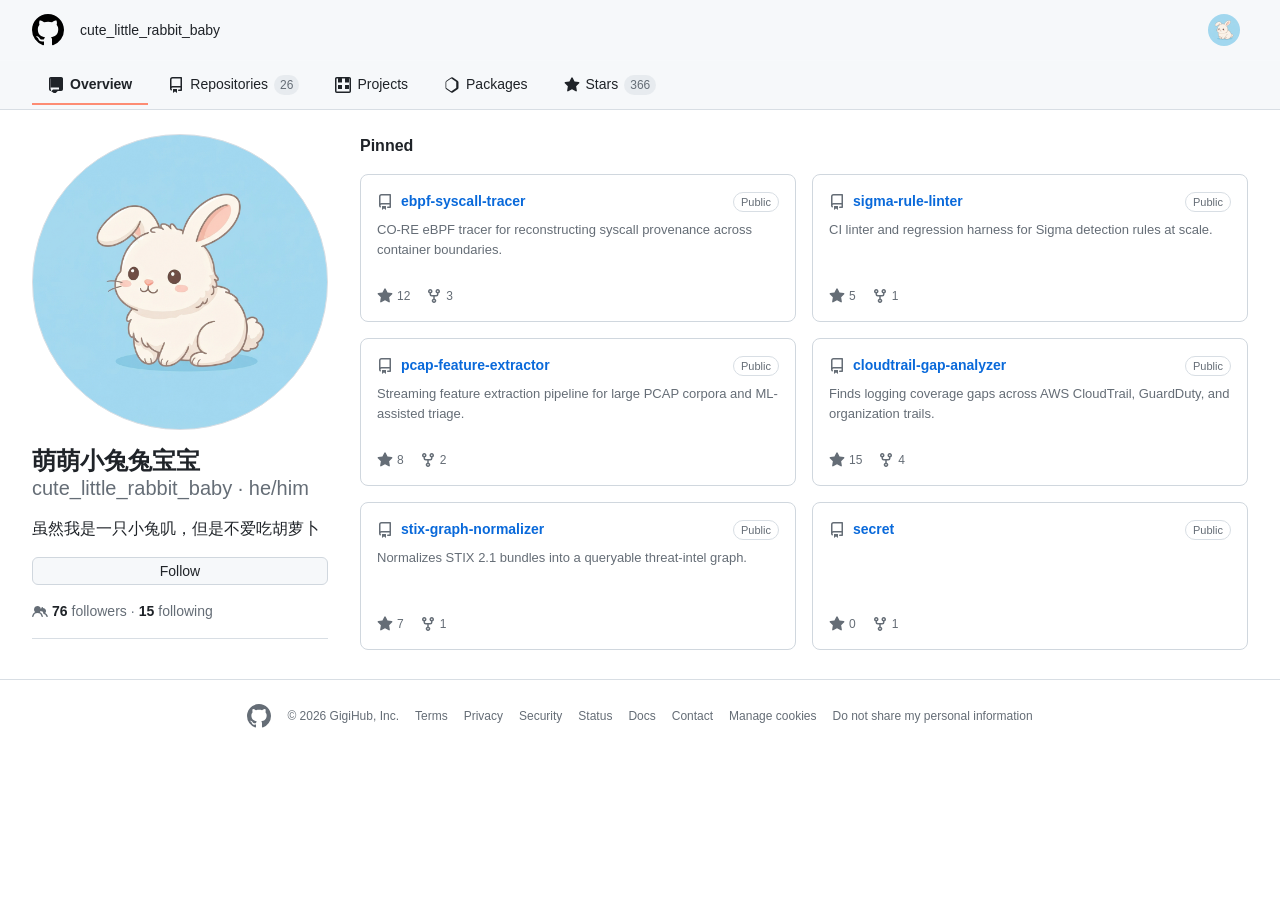
<file: index.html>
<!DOCTYPE html>
<html lang="zh-CN">
<head>
    <meta charset="UTF-8">
    <meta name="viewport" content="width=device-width,initial-scale=1">
    <title>cute_little_rabbit_baby(萌萌小兔兔宝宝) · GigiHub</title>
    <link rel="icon" type="image/svg+xml" href="assets/img/github-icon.svg">
    <link rel="stylesheet" href="assets/css/style.css">
</head>

<body>
    <!-- 顶部导航栏 -->
    <header class="top-nav">
        <div class="top-nav-inner">
            <!-- GitHub Logo -->
            <a href="#" class="gh-logo" aria-label="Homepage">
                <svg viewBox="0 0 16 16" width="32" height="32" fill="currentColor" aria-hidden="true">
                    <path d="M8 0c4.42 0 8 3.58 8 8a8.013 8.013 0 0 1-5.45 7.59c-.4.08-.55-.17-.55-.38 0-.27.01-1.13.01-2.2 0-.75-.25-1.23-.54-1.48 1.78-.2 3.65-.88 3.65-3.95 0-.88-.31-1.59-.82-2.15.08-.2.36-1.02-.08-2.12 0 0-.67-.22-2.2.82-.64-.18-1.32-.27-2-.27-.68 0-1.36.09-2 .27-1.53-1.03-2.2-.82-2.2-.82-.44 1.1-.16 1.92-.08 2.12-.51.56-.82 1.28-.82 2.15 0 3.06 1.86 3.75 3.64 3.95-.23.2-.44.55-.51 1.07-.46.21-1.61.55-2.33-.66-.15-.24-.6-.83-1.23-.82-.67.01-.27.38.01.53.34.19.73.9.82 1.13.16.45.68 1.31 2.69.94 0 .67.01 1.3.01 1.49 0 .21-.15.45-.55.38A7.995 7.995 0 0 1 0 8c0-4.42 3.58-8 8-8Z"></path>
                </svg>
            </a>
            <p>cute_little_rabbit_baby</p>
            <div class="avatar-container">
                <div class="avatar-small" style="background-image: url('assets/img/avatar.jpg');"></div>
            </div>

        </div>
    </header>

    <!-- 标签导航栏 -->
    <div class="tab-bar">
        <div class="tab-bar-inner">
            
            <nav class="tab-nav">
                <a href="#" class="tab-item active" data-count="">
                    <svg viewBox="0 0 16 16" width="16" height="16" fill="currentColor" aria-hidden="true">
                        <path d="M1 1.757C1 .786 1.786 0 2.757 0h10.486C14.214 0 15 .786 15 1.757v10.486A1.757 1.757 0 0 1 13.243 14H9.743l-2.256 2.257a1 1 0 0 1-1.414 0L3.007 14H2.757A1.757 1.757 0 0 1 1 12.243Zm1.757-.257a.257.257 0 0 0-.257.257v10.486c0 .142.115.257.257.257h.243v2l2-2h6v-2H2.757Z"></path>
                    </svg>
                    Overview
                </a>
                <a href="#" class="tab-item" data-count="0">
                    <svg viewBox="0 0 16 16" width="16" height="16" fill="currentColor" aria-hidden="true">
                        <path d="M2 2.5A2.5 2.5 0 0 1 4.5 0h8.75a.75.75 0 0 1 .75.75v12.5a.75.75 0 0 1-.75.75h-2.5a.75.75 0 0 1 0-1.5h1.75v-2h-8a1 1 0 0 0-.714 1.7.75.75 0 1 1-1.072 1.05A2.495 2.495 0 0 1 2 11.5Zm10.5-1h-8a1 1 0 0 0-1 1v6.708A2.486 2.486 0 0 1 4.5 9h8ZM5 12.25a.25.25 0 0 1 .25-.25h3.5a.25.25 0 0 1 .25.25v3.25a.25.25 0 0 1-.4.2l-1.45-1.087a.249.249 0 0 0-.3 0L5.4 15.7a.25.25 0 0 1-.4-.2Z"></path>
                    </svg>
                    Repositories
                    <span class="tab-count">26</span>
                </a>
                <a href="#" class="tab-item" data-count="0">
                    <svg viewBox="0 0 16 16" width="16" height="16" fill="currentColor" aria-hidden="true">
                        <path d="M1.75 0h12.5C15.216 0 16 .784 16 1.75v12.5A1.75 1.75 0 0 1 14.25 16H1.75A1.75 1.75 0 0 1 0 14.25V1.75C0 .784.784 0 1.75 0ZM1.5 1.75v12.5c0 .138.112.25.25.25h12.5a.25.25 0 0 0 .25-.25V1.75a.25.25 0 0 0-.25-.25H1.75a.25.25 0 0 0-.25.25Zm1.75-.25h3.5a.25.25 0 0 1 .25.25v3.5a.25.25 0 0 1-.25.25h-3.5a.25.25 0 0 1-.25-.25v-3.5a.25.25 0 0 1 .25-.25Zm10.75.25v3.5a.25.25 0 0 1-.25.25h-3.5a.25.25 0 0 1-.25-.25v-3.5a.25.25 0 0 1 .25-.25h3.5a.25.25 0 0 1 .25.25ZM3.25 8h3.5a.25.25 0 0 1 .25.25v3.5a.25.25 0 0 1-.25.25h-3.5a.25.25 0 0 1-.25-.25v-3.5a.25.25 0 0 1 .25-.25Zm10.75.25v3.5a.25.25 0 0 1-.25.25h-3.5a.25.25 0 0 1-.25-.25v-3.5a.25.25 0 0 1 .25-.25h3.5a.25.25 0 0 1 .25.25Z"></path>
                    </svg>
                    Projects
                </a>
                <a href="#" class="tab-item" data-count="0">
                    <svg viewBox="0 0 16 16" width="16" height="16" fill="currentColor" aria-hidden="true">
                        <path d="M8.878.392a1.75 1.75 0 0 0-1.756 0L2.394 3.645a1.75 1.75 0 0 0-.878 1.516v5.678c0 .628.337 1.207.878 1.516l4.728 3.253a1.75 1.75 0 0 0 1.756 0l4.727-3.253a1.75 1.75 0 0 0 .878-1.516V5.161a1.75 1.75 0 0 0-.878-1.516ZM7.122 1.57a.25.25 0 0 1 .252 0l4.726 3.252a.25.25 0 0 1 .126.216v5.678a.25.25 0 0 1-.126.216L7.374 14.14a.25.25 0 0 1-.252 0L2.394 10.888A.25.25 0 0 1 2.268 10.67V5.002a.25.25 0 0 1 .126-.216Z"></path>
                    </svg>
                    Packages
                </a>
                <a href="#" class="tab-item" data-count="0">
                    <svg viewBox="0 0 16 16" width="16" height="16" fill="currentColor" aria-hidden="true">
                        <path d="M8 .25a.75.75 0 0 1 .673.418l1.882 3.815 4.21.612a.75.75 0 0 1 .416 1.279l-3.046 2.97.719 4.192a.751.751 0 0 1-1.088.791L8 12.347l-3.766 1.98a.75.75 0 0 1-1.088-.79l.72-4.194L.818 6.374a.75.75 0 0 1 .416-1.28l4.21-.611L7.327.668A.75.75 0 0 1 8 .25Z"></path>
                    </svg>
                    Stars
                    <span class="tab-count">366</span>
                </a>
            </nav>
        </div>
    </div>

    <!-- 主体内容 -->
    <main class="profile-main">
        <div class="profile-container">
            <!-- 左侧边栏 -->
            <aside class="profile-sidebar">
                <div class="avatar-wrapper">
                    <div class="avatar-large" style="background-image: url('assets/img/avatar.jpg');"></div>
                </div>

                <div class="profile-info">
                    <h1 class="profile-name">萌萌小兔兔宝宝</h1>
                    <p class="profile-login">cute_little_rabbit_baby · he/him</p>
                </div>

                <p class="profile-bio">虽然我是一只小兔叽，但是不爱吃胡萝卜</p>

                <div class="profile-actions">
                    <button class="btn-edit">Follow</button>
                </div>

                <div class="profile-stats">
                    <span class="stat-item">
                        <svg viewBox="0 0 16 16" width="16" height="16" fill="currentColor" aria-hidden="true">
                            <path d="M2 5.5a3.5 3.5 0 1 1 5.898 2.549 5.508 5.508 0 0 1 3.034 4.084.75.75 0 1 1-1.482.235 4.001 4.001 0 0 0-7.9 0 .75.75 0 0 1-1.482-.236A5.507 5.507 0 0 1 3.102 8.05 3.5 3.5 0 0 1 2 5.5ZM11 4a3.001 3.001 0 0 1 2.22 5.018 5.01 5.01 0 0 1 2.56 3.012.749.749 0 0 1-.885.954.752.752 0 0 1-.549-.514 3.507 3.507 0 0 0-2.522-2.372.75.75 0 0 1-.574-.73v-.352a1.75 1.75 0 0 0-1.75-1.75h-.52A.75.75 0 0 1 8.5 6.5V5H9a2 2 0 0 1 2-2Z"></path>
                        </svg>
                        <strong>76</strong> followers
                    </span>
                    <span class="stat-dot">·</span>
                    <span class="stat-item">
                        <strong>15</strong> following
                    </span>
                </div>
            </aside>

            <!-- 右侧主内容区 -->
            <section class="profile-content">
                <!-- Pinned Repositories -->
                <div class="pinned-section">
                    <div class="pinned-header">
                        <h2>Pinned</h2>
                    </div>

                    <div class="pinned-repos">
                        <!-- Repo 1 -->
                        <div class="repo-card">
                            <div class="repo-card-header">
                                <svg viewBox="0 0 16 16" width="16" height="16" fill="currentColor" aria-hidden="true">
                                    <path d="M2 2.5A2.5 2.5 0 0 1 4.5 0h8.75a.75.75 0 0 1 .75.75v12.5a.75.75 0 0 1-.75.75h-2.5a.75.75 0 0 1 0-1.5h1.75v-2h-8a1 1 0 0 0-.714 1.7.75.75 0 1 1-1.072 1.05A2.495 2.495 0 0 1 2 11.5Zm10.5-1h-8a1 1 0 0 0-1 1v6.708A2.486 2.486 0 0 1 4.5 9h8ZM5 12.25a.25.25 0 0 1 .25-.25h3.5a.25.25 0 0 1 .25.25v3.25a.25.25 0 0 1-.4.2l-1.45-1.087a.249.249 0 0 0-.3 0L5.4 15.7a.25.25 0 0 1-.4-.2Z"></path>
                                </svg>
                                <a href="#" class="repo-name" data-unavailable>ebpf-syscall-tracer</a>
                                <span class="repo-visibility">Public</span>
                            </div>
                            <p class="repo-desc">CO-RE eBPF tracer for reconstructing syscall provenance across container boundaries.</p>
                            <div class="repo-meta">
                                <span class="repo-stars">
                                    <svg viewBox="0 0 16 16" width="16" height="16" fill="currentColor" aria-hidden="true">
                                        <path d="M8 .25a.75.75 0 0 1 .673.418l1.882 3.815 4.21.612a.75.75 0 0 1 .416 1.279l-3.046 2.97.719 4.192a.751.751 0 0 1-1.088.791L8 12.347l-3.766 1.98a.75.75 0 0 1-1.088-.79l.72-4.194L.818 6.374a.75.75 0 0 1 .416-1.28l4.21-.611L7.327.668A.75.75 0 0 1 8 .25Z"></path>
                                    </svg>
                                    12
                                </span>
                                <span class="repo-forks">
                                    <svg viewBox="0 0 16 16" width="16" height="16" fill="currentColor" aria-hidden="true">
                                        <path d="M5 5.372v.878c0 .414.336.75.75.75h4.5a.75.75 0 0 0 .75-.75v-.878a2.25 2.25 0 1 1 1.5 0v.878a2.25 2.25 0 0 1-2.25 2.25h-1.5v2.128a2.251 2.251 0 1 1-1.5 0V8.5h-1.5A2.25 2.25 0 0 1 3.5 6.25v-.878a2.25 2.25 0 1 1 1.5 0ZM5 3.25a.75.75 0 1 0-1.5 0 .75.75 0 0 0 1.5 0Zm6.75.75a.75.75 0 1 0 0-1.5.75.75 0 0 0 0 1.5Zm-3 8.75a.75.75 0 1 0-1.5 0 .75.75 0 0 0 1.5 0Z"></path>
                                    </svg>
                                    3
                                </span>
                            </div>
                        </div>

                        <!-- Repo 2 -->
                        <div class="repo-card">
                            <div class="repo-card-header">
                                <svg viewBox="0 0 16 16" width="16" height="16" fill="currentColor" aria-hidden="true">
                                    <path d="M2 2.5A2.5 2.5 0 0 1 4.5 0h8.75a.75.75 0 0 1 .75.75v12.5a.75.75 0 0 1-.75.75h-2.5a.75.75 0 0 1 0-1.5h1.75v-2h-8a1 1 0 0 0-.714 1.7.75.75 0 1 1-1.072 1.05A2.495 2.495 0 0 1 2 11.5Zm10.5-1h-8a1 1 0 0 0-1 1v6.708A2.486 2.486 0 0 1 4.5 9h8ZM5 12.25a.25.25 0 0 1 .25-.25h3.5a.25.25 0 0 1 .25.25v3.25a.25.25 0 0 1-.4.2l-1.45-1.087a.249.249 0 0 0-.3 0L5.4 15.7a.25.25 0 0 1-.4-.2Z"></path>
                                </svg>
                                <a href="#" class="repo-name" data-unavailable>sigma-rule-linter</a>
                                <span class="repo-visibility">Public</span>
                            </div>
                            <p class="repo-desc">CI linter and regression harness for Sigma detection rules at scale.</p>
                            <div class="repo-meta">
                                <span class="repo-stars">
                                    <svg viewBox="0 0 16 16" width="16" height="16" fill="currentColor" aria-hidden="true">
                                        <path d="M8 .25a.75.75 0 0 1 .673.418l1.882 3.815 4.21.612a.75.75 0 0 1 .416 1.279l-3.046 2.97.719 4.192a.751.751 0 0 1-1.088.791L8 12.347l-3.766 1.98a.75.75 0 0 1-1.088-.79l.72-4.194L.818 6.374a.75.75 0 0 1 .416-1.28l4.21-.611L7.327.668A.75.75 0 0 1 8 .25Z"></path>
                                    </svg>
                                    5
                                </span>
                                <span class="repo-forks">
                                    <svg viewBox="0 0 16 16" width="16" height="16" fill="currentColor" aria-hidden="true">
                                        <path d="M5 5.372v.878c0 .414.336.75.75.75h4.5a.75.75 0 0 0 .75-.75v-.878a2.25 2.25 0 1 1 1.5 0v.878a2.25 2.25 0 0 1-2.25 2.25h-1.5v2.128a2.251 2.251 0 1 1-1.5 0V8.5h-1.5A2.25 2.25 0 0 1 3.5 6.25v-.878a2.25 2.25 0 1 1 1.5 0ZM5 3.25a.75.75 0 1 0-1.5 0 .75.75 0 0 0 1.5 0Zm6.75.75a.75.75 0 1 0 0-1.5.75.75 0 0 0 0 1.5Zm-3 8.75a.75.75 0 1 0-1.5 0 .75.75 0 0 0 1.5 0Z"></path>
                                    </svg>
                                    1
                                </span>
                            </div>
                        </div>

                        <!-- Repo 3 -->
                        <div class="repo-card">
                            <div class="repo-card-header">
                                <svg viewBox="0 0 16 16" width="16" height="16" fill="currentColor" aria-hidden="true">
                                    <path d="M2 2.5A2.5 2.5 0 0 1 4.5 0h8.75a.75.75 0 0 1 .75.75v12.5a.75.75 0 0 1-.75.75h-2.5a.75.75 0 0 1 0-1.5h1.75v-2h-8a1 1 0 0 0-.714 1.7.75.75 0 1 1-1.072 1.05A2.495 2.495 0 0 1 2 11.5Zm10.5-1h-8a1 1 0 0 0-1 1v6.708A2.486 2.486 0 0 1 4.5 9h8ZM5 12.25a.25.25 0 0 1 .25-.25h3.5a.25.25 0 0 1 .25.25v3.25a.25.25 0 0 1-.4.2l-1.45-1.087a.249.249 0 0 0-.3 0L5.4 15.7a.25.25 0 0 1-.4-.2Z"></path>
                                </svg>
                                <a href="#" class="repo-name" data-unavailable>pcap-feature-extractor</a>
                                <span class="repo-visibility">Public</span>
                            </div>
                            <p class="repo-desc">Streaming feature extraction pipeline for large PCAP corpora and ML-assisted triage.</p>
                            <div class="repo-meta">
                                <span class="repo-stars">
                                    <svg viewBox="0 0 16 16" width="16" height="16" fill="currentColor" aria-hidden="true">
                                        <path d="M8 .25a.75.75 0 0 1 .673.418l1.882 3.815 4.21.612a.75.75 0 0 1 .416 1.279l-3.046 2.97.719 4.192a.751.751 0 0 1-1.088.791L8 12.347l-3.766 1.98a.75.75 0 0 1-1.088-.79l.72-4.194L.818 6.374a.75.75 0 0 1 .416-1.28l4.21-.611L7.327.668A.75.75 0 0 1 8 .25Z"></path>
                                    </svg>
                                    8
                                </span>
                                <span class="repo-forks">
                                    <svg viewBox="0 0 16 16" width="16" height="16" fill="currentColor" aria-hidden="true">
                                        <path d="M5 5.372v.878c0 .414.336.75.75.75h4.5a.75.75 0 0 0 .75-.75v-.878a2.25 2.25 0 1 1 1.5 0v.878a2.25 2.25 0 0 1-2.25 2.25h-1.5v2.128a2.251 2.251 0 1 1-1.5 0V8.5h-1.5A2.25 2.25 0 0 1 3.5 6.25v-.878a2.25 2.25 0 1 1 1.5 0ZM5 3.25a.75.75 0 1 0-1.5 0 .75.75 0 0 0 1.5 0Zm6.75.75a.75.75 0 1 0 0-1.5.75.75 0 0 0 0 1.5Zm-3 8.75a.75.75 0 1 0-1.5 0 .75.75 0 0 0 1.5 0Z"></path>
                                    </svg>
                                    2
                                </span>
                            </div>
                        </div>

                        <!-- Repo 4 -->
                        <div class="repo-card">
                            <div class="repo-card-header">
                                <svg viewBox="0 0 16 16" width="16" height="16" fill="currentColor" aria-hidden="true">
                                    <path d="M2 2.5A2.5 2.5 0 0 1 4.5 0h8.75a.75.75 0 0 1 .75.75v12.5a.75.75 0 0 1-.75.75h-2.5a.75.75 0 0 1 0-1.5h1.75v-2h-8a1 1 0 0 0-.714 1.7.75.75 0 1 1-1.072 1.05A2.495 2.495 0 0 1 2 11.5Zm10.5-1h-8a1 1 0 0 0-1 1v6.708A2.486 2.486 0 0 1 4.5 9h8ZM5 12.25a.25.25 0 0 1 .25-.25h3.5a.25.25 0 0 1 .25.25v3.25a.25.25 0 0 1-.4.2l-1.45-1.087a.249.249 0 0 0-.3 0L5.4 15.7a.25.25 0 0 1-.4-.2Z"></path>
                                </svg>
                                <a href="#" class="repo-name" data-unavailable>cloudtrail-gap-analyzer</a>
                                <span class="repo-visibility">Public</span>
                            </div>
                            <p class="repo-desc">Finds logging coverage gaps across AWS CloudTrail, GuardDuty, and organization trails.</p>
                            <div class="repo-meta">
                                <span class="repo-stars">
                                    <svg viewBox="0 0 16 16" width="16" height="16" fill="currentColor" aria-hidden="true">
                                        <path d="M8 .25a.75.75 0 0 1 .673.418l1.882 3.815 4.21.612a.75.75 0 0 1 .416 1.279l-3.046 2.97.719 4.192a.751.751 0 0 1-1.088.791L8 12.347l-3.766 1.98a.75.75 0 0 1-1.088-.79l.72-4.194L.818 6.374a.75.75 0 0 1 .416-1.28l4.21-.611L7.327.668A.75.75 0 0 1 8 .25Z"></path>
                                    </svg>
                                    15
                                </span>
                                <span class="repo-forks">
                                    <svg viewBox="0 0 16 16" width="16" height="16" fill="currentColor" aria-hidden="true">
                                        <path d="M5 5.372v.878c0 .414.336.75.75.75h4.5a.75.75 0 0 0 .75-.75v-.878a2.25 2.25 0 1 1 1.5 0v.878a2.25 2.25 0 0 1-2.25 2.25h-1.5v2.128a2.251 2.251 0 1 1-1.5 0V8.5h-1.5A2.25 2.25 0 0 1 3.5 6.25v-.878a2.25 2.25 0 1 1 1.5 0ZM5 3.25a.75.75 0 1 0-1.5 0 .75.75 0 0 0 1.5 0Zm6.75.75a.75.75 0 1 0 0-1.5.75.75 0 0 0 0 1.5Zm-3 8.75a.75.75 0 1 0-1.5 0 .75.75 0 0 0 1.5 0Z"></path>
                                    </svg>
                                    4
                                </span>
                            </div>
                        </div>

                        <!-- Repo 5 -->
                        <div class="repo-card">
                            <div class="repo-card-header">
                                <svg viewBox="0 0 16 16" width="16" height="16" fill="currentColor" aria-hidden="true">
                                    <path d="M2 2.5A2.5 2.5 0 0 1 4.5 0h8.75a.75.75 0 0 1 .75.75v12.5a.75.75 0 0 1-.75.75h-2.5a.75.75 0 0 1 0-1.5h1.75v-2h-8a1 1 0 0 0-.714 1.7.75.75 0 1 1-1.072 1.05A2.495 2.495 0 0 1 2 11.5Zm10.5-1h-8a1 1 0 0 0-1 1v6.708A2.486 2.486 0 0 1 4.5 9h8ZM5 12.25a.25.25 0 0 1 .25-.25h3.5a.25.25 0 0 1 .25.25v3.25a.25.25 0 0 1-.4.2l-1.45-1.087a.249.249 0 0 0-.3 0L5.4 15.7a.25.25 0 0 1-.4-.2Z"></path>
                                </svg>
                                <a href="#" class="repo-name" data-unavailable>stix-graph-normalizer</a>
                                <span class="repo-visibility">Public</span>
                            </div>
                            <p class="repo-desc">Normalizes STIX 2.1 bundles into a queryable threat-intel graph.</p>
                            <div class="repo-meta">
                                <span class="repo-stars">
                                    <svg viewBox="0 0 16 16" width="16" height="16" fill="currentColor" aria-hidden="true">
                                        <path d="M8 .25a.75.75 0 0 1 .673.418l1.882 3.815 4.21.612a.75.75 0 0 1 .416 1.279l-3.046 2.97.719 4.192a.751.751 0 0 1-1.088.791L8 12.347l-3.766 1.98a.75.75 0 0 1-1.088-.79l.72-4.194L.818 6.374a.75.75 0 0 1 .416-1.28l4.21-.611L7.327.668A.75.75 0 0 1 8 .25Z"></path>
                                    </svg>
                                    7
                                </span>
                                <span class="repo-forks">
                                    <svg viewBox="0 0 16 16" width="16" height="16" fill="currentColor" aria-hidden="true">
                                        <path d="M5 5.372v.878c0 .414.336.75.75.75h4.5a.75.75 0 0 0 .75-.75v-.878a2.25 2.25 0 1 1 1.5 0v.878a2.25 2.25 0 0 1-2.25 2.25h-1.5v2.128a2.251 2.251 0 1 1-1.5 0V8.5h-1.5A2.25 2.25 0 0 1 3.5 6.25v-.878a2.25 2.25 0 1 1 1.5 0ZM5 3.25a.75.75 0 1 0-1.5 0 .75.75 0 0 0 1.5 0Zm6.75.75a.75.75 0 1 0 0-1.5.75.75 0 0 0 0 1.5Zm-3 8.75a.75.75 0 1 0-1.5 0 .75.75 0 0 0 1.5 0Z"></path>
                                    </svg>
                                    1
                                </span>
                            </div>
                        </div>

                        <!-- Repo 6 -->
                        <div class="repo-card">
                            <div class="repo-card-header">
                                <svg viewBox="0 0 16 16" width="16" height="16" fill="currentColor" aria-hidden="true">
                                    <path d="M2 2.5A2.5 2.5 0 0 1 4.5 0h8.75a.75.75 0 0 1 .75.75v12.5a.75.75 0 0 1-.75.75h-2.5a.75.75 0 0 1 0-1.5h1.75v-2h-8a1 1 0 0 0-.714 1.7.75.75 0 1 1-1.072 1.05A2.495 2.495 0 0 1 2 11.5Zm10.5-1h-8a1 1 0 0 0-1 1v6.708A2.486 2.486 0 0 1 4.5 9h8ZM5 12.25a.25.25 0 0 1 .25-.25h3.5a.25.25 0 0 1 .25.25v3.25a.25.25 0 0 1-.4.2l-1.45-1.087a.249.249 0 0 0-.3 0L5.4 15.7a.25.25 0 0 1-.4-.2Z"></path>
                                </svg>
                                <a href="repo.html" class="repo-name">secret</a>
                                <span class="repo-visibility">Public</span>
                            </div>
                            <div class="repo-meta">
                                <span class="repo-stars">
                                    <svg viewBox="0 0 16 16" width="16" height="16" fill="currentColor" aria-hidden="true">
                                        <path d="M8 .25a.75.75 0 0 1 .673.418l1.882 3.815 4.21.612a.75.75 0 0 1 .416 1.279l-3.046 2.97.719 4.192a.751.751 0 0 1-1.088.791L8 12.347l-3.766 1.98a.75.75 0 0 1-1.088-.79l.72-4.194L.818 6.374a.75.75 0 0 1 .416-1.28l4.21-.611L7.327.668A.75.75 0 0 1 8 .25Z"></path>
                                    </svg>
                                    0
                                </span>
                                <span class="repo-forks">
                                    <svg viewBox="0 0 16 16" width="16" height="16" fill="currentColor" aria-hidden="true">
                                        <path d="M5 5.372v.878c0 .414.336.75.75.75h4.5a.75.75 0 0 0 .75-.75v-.878a2.25 2.25 0 1 1 1.5 0v.878a2.25 2.25 0 0 1-2.25 2.25h-1.5v2.128a2.251 2.251 0 1 1-1.5 0V8.5h-1.5A2.25 2.25 0 0 1 3.5 6.25v-.878a2.25 2.25 0 1 1 1.5 0ZM5 3.25a.75.75 0 1 0-1.5 0 .75.75 0 0 0 1.5 0Zm6.75.75a.75.75 0 1 0 0-1.5.75.75 0 0 0 0 1.5Zm-3 8.75a.75.75 0 1 0-1.5 0 .75.75 0 0 0 1.5 0Z"></path>
                                    </svg>
                                    1
                                </span>
                            </div>
                        </div>
                    </div>
                </div>
            </section>
        </div>
    </main>

    <footer class="site-footer">
        <div class="footer-inner">
            <span class="footer-gh">
                <svg viewBox="0 0 16 16" width="24" height="24" fill="currentColor" aria-hidden="true">
                    <path d="M8 0c4.42 0 8 3.58 8 8a8.013 8.013 0 0 1-5.45 7.59c-.4.08-.55-.17-.55-.38 0-.27.01-1.13.01-2.2 0-.75-.25-1.23-.54-1.48 1.78-.2 3.65-.88 3.65-3.95 0-.88-.31-1.59-.82-2.15.08-.2.36-1.02-.08-2.12 0 0-.67-.22-2.2.82-.64-.18-1.32-.27-2-.27-.68 0-1.36.09-2 .27-1.53-1.03-2.2-.82-2.2-.82-.44 1.1-.16 1.92-.08 2.12-.51.56-.82 1.28-.82 2.15 0 3.06 1.86 3.75 3.64 3.95-.23.2-.44.55-.51 1.07-.46.21-1.61.55-2.33-.66-.15-.24-.6-.83-1.23-.82-.67.01-.27.38.01.53.34.19.73.9.82 1.13.16.45.68 1.31 2.69.94 0 .67.01 1.3.01 1.49 0 .21-.15.45-.55.38A7.995 7.995 0 0 1 0 8c0-4.42 3.58-8 8-8Z"></path>
                </svg>
            </span>
            <div class="footer-links">
                <span class="footer-copy">© 2026 GigiHub, Inc.</span>
                <a href="#">Terms</a>
                <a href="#">Privacy</a>
                <a href="#">Security</a>
                <a href="#">Status</a>
                <a href="#">Docs</a>
                <a href="#">Contact</a>
                <a href="#">Manage cookies</a>
                <a href="#">Do not share my personal information</a>
            </div>
        </div>
    </footer>
    <script src="js/repo-access.js" defer></script>
</body>
</html>
</file>
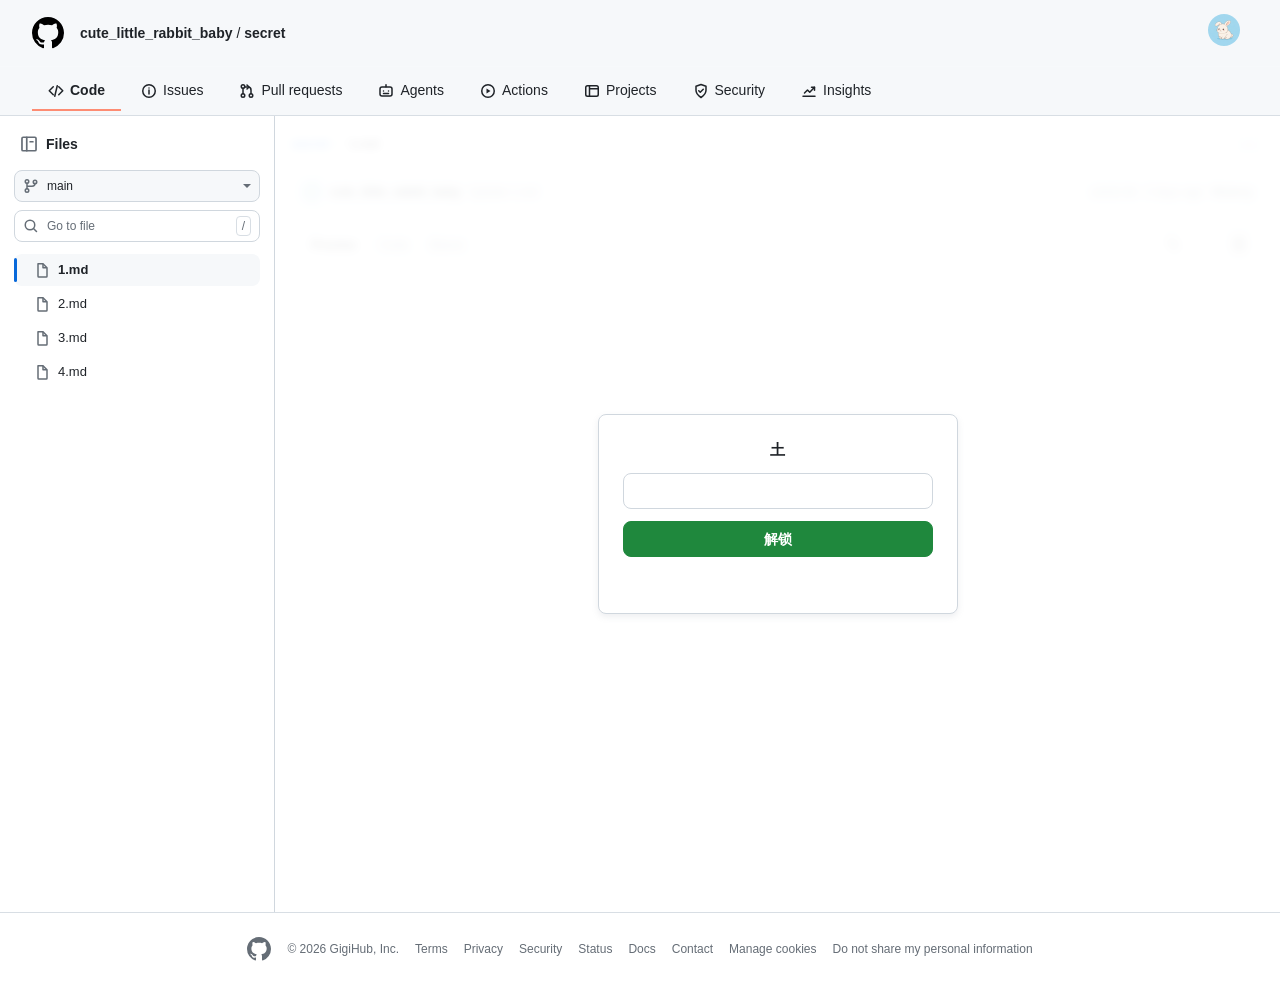
<file: documents.html>
<!DOCTYPE html>
<html lang="zh-CN">
<head>
    <meta charset="UTF-8">
    <meta name="viewport" content="width=device-width,initial-scale=1">
    <!-- Title的名字要随着打开的文件的名字变化而变化 -->
    <title>secret/1.md</title>
    <link rel="icon" type="image/svg+xml" href="assets/img/github-icon.svg">
    <link rel="stylesheet" href="assets/css/style.css">
</head>

<body>
    <!-- 顶部导航栏 -->
    <header class="top-nav">
        <div class="top-nav-inner">
            <!-- GitHub Logo -->
            <a href="#" class="gh-logo" aria-label="Homepage">
                <svg viewBox="0 0 16 16" width="32" height="32" fill="currentColor" aria-hidden="true">
                    <path d="M8 0c4.42 0 8 3.58 8 8a8.013 8.013 0 0 1-5.45 7.59c-.4.08-.55-.17-.55-.38 0-.27.01-1.13.01-2.2 0-.75-.25-1.23-.54-1.48 1.78-.2 3.65-.88 3.65-3.95 0-.88-.31-1.59-.82-2.15.08-.2.36-1.02-.08-2.12 0 0-.67-.22-2.2.82-.64-.18-1.32-.27-2-.27-.68 0-1.36.09-2 .27-1.53-1.03-2.2-.82-2.2-.82-.44 1.1-.16 1.92-.08 2.12-.51.56-.82 1.28-.82 2.15 0 3.06 1.86 3.75 3.64 3.95-.23.2-.44.55-.51 1.07-.46.21-1.61.55-2.33-.66-.15-.24-.6-.83-1.23-.82-.67.01-.27.38.01.53.34.19.73.9.82 1.13.16.45.68 1.31 2.69.94 0 .67.01 1.3.01 1.49 0 .21-.15.45-.55.38A7.995 7.995 0 0 1 0 8c0-4.42 3.58-8 8-8Z"></path>
                </svg>
            </a>
            <p>
                <a class="repo-owner-link" href="index.html">cute_little_rabbit_baby</a>
                /
                <a class="repo-owner-link" href="repo.html">secret</a>
            </p>
            <div class="avatar-container">
                <a class="repo-avatar-link" href="index.html" aria-label="Go to homepage">
                    <div class="avatar-small" style="background-image: url('assets/img/avatar.jpg');"></div>
                </a>
            </div>

        </div>
    </header>

    <!-- 标签导航栏 -->
    <div class="tab-bar">
        <div class="tab-bar-inner">
            
            <nav class="tab-nav repo-tabs" aria-label="Repository navigation">
                <a href="#code" class="tab-item active" aria-current="page">
                    <svg viewBox="0 0 16 16" width="16" height="16" fill="none" stroke="currentColor" stroke-width="1.5" stroke-linecap="round" stroke-linejoin="round" aria-hidden="true">
                        <path d="m5.25 3.75-4 4 4 4m5.5-8 4 4-4 4M9.25 2.75l-2.5 10.5"></path>
                    </svg>
                    Code
                </a>
                <a href="#issues" class="tab-item">
                    <svg viewBox="0 0 16 16" width="16" height="16" fill="none" stroke="currentColor" stroke-width="1.5" aria-hidden="true">
                        <circle cx="8" cy="8" r="6.25"></circle>
                        <path d="M8 7v4m0-6h.01" stroke-linecap="round"></path>
                    </svg>
                    Issues
                </a>
                <a href="#pull-requests" class="tab-item">
                    <svg viewBox="0 0 16 16" width="16" height="16" fill="none" stroke="currentColor" stroke-width="1.5" stroke-linecap="round" stroke-linejoin="round" aria-hidden="true">
                        <circle cx="4" cy="3.5" r="1.75"></circle>
                        <circle cx="4" cy="12.5" r="1.75"></circle>
                        <circle cx="12" cy="12.5" r="1.75"></circle>
                        <path d="M4 5.25v5.5m8 0V7a3 3 0 0 0-3-3H6"></path>
                        <path d="m8 2 2 2-2 2"></path>
                    </svg>
                    Pull requests
                </a>
                <a href="#agents" class="tab-item">
                    <svg viewBox="0 0 16 16" width="16" height="16" fill="none" stroke="currentColor" stroke-width="1.5" stroke-linecap="round" stroke-linejoin="round" aria-hidden="true">
                        <rect x="2" y="4" width="12" height="9" rx="2"></rect>
                        <path d="M8 1.75v2.1M5.5 8h.01M10.5 8h.01M5.5 10.5h5"></path>
                    </svg>
                    Agents
                </a>
                <a href="#actions" class="tab-item">
                    <svg viewBox="0 0 16 16" width="16" height="16" fill="none" stroke="currentColor" stroke-width="1.5" stroke-linecap="round" stroke-linejoin="round" aria-hidden="true">
                        <circle cx="8" cy="8" r="6.25"></circle>
                        <path d="M6.5 5.5 10.5 8l-4 2.5z" fill="currentColor" stroke="none"></path>
                    </svg>
                    Actions
                </a>
                <a href="#projects" class="tab-item">
                    <svg viewBox="0 0 16 16" width="16" height="16" fill="none" stroke="currentColor" stroke-width="1.5" stroke-linecap="round" stroke-linejoin="round" aria-hidden="true">
                        <rect x="1.75" y="2.75" width="12.5" height="10.5" rx="1.75"></rect>
                        <path d="M5.5 2.75v10.5m0-7.5h8.75"></path>
                    </svg>
                    Projects
                </a>
                <a href="#security" class="tab-item">
                    <svg viewBox="0 0 16 16" width="16" height="16" fill="none" stroke="currentColor" stroke-width="1.5" stroke-linecap="round" stroke-linejoin="round" aria-hidden="true">
                        <path d="M8 1.5 13 3.25v4.1c0 3.15-2.1 5.35-5 7.15-2.9-1.8-5-4-5-7.15v-4.1z"></path>
                        <path d="m5.75 7.75 1.5 1.5 3-3"></path>
                    </svg>
                    Security
                </a>
                <a href="#insights" class="tab-item">
                    <svg viewBox="0 0 16 16" width="16" height="16" fill="none" stroke="currentColor" stroke-width="1.5" stroke-linecap="round" stroke-linejoin="round" aria-hidden="true">
                        <path d="M2 13.25h12M3.5 10l3-3 2.25 2.25 4.75-5"></path>
                        <path d="M10.5 4.25h3v3"></path>
                    </svg>
                    Insights
                </a>
            </nav>
        </div>
    </div>

    <main class="document-browser">
        <aside class="document-sidebar" aria-label="Repository files">
            <div class="document-sidebar-heading">
                <svg viewBox="0 0 16 16" width="18" height="18" fill="none" stroke="currentColor" stroke-width="1.5" stroke-linecap="round" stroke-linejoin="round" aria-hidden="true">
                    <rect x="1.75" y="2" width="12.5" height="12" rx="1"></rect>
                    <path d="M6 2v12m3-8h2.5"></path>
                </svg>
                <strong>Files</strong>
            </div>
            <button class="document-branch-button" type="button">
                <svg viewBox="0 0 16 16" width="16" height="16" fill="none" stroke="currentColor" stroke-width="1.5" stroke-linecap="round" aria-hidden="true">
                    <circle cx="4" cy="3.5" r="1.75"></circle>
                    <circle cx="4" cy="12.5" r="1.75"></circle>
                    <circle cx="12" cy="4" r="1.75"></circle>
                    <path d="M4 5.25v5.5m8-5.5a3 3 0 0 1-3 3H4"></path>
                </svg>
                <span>main</span>
                <span class="document-caret" aria-hidden="true"></span>
            </button>
            <label class="document-search">
                <svg viewBox="0 0 16 16" width="16" height="16" fill="none" stroke="currentColor" stroke-width="1.5" aria-hidden="true">
                    <circle cx="7" cy="7" r="4.75"></circle>
                    <path d="m10.5 10.5 3 3" stroke-linecap="round"></path>
                </svg>
                <input type="search" placeholder="Go to file" aria-label="Filter files">
                <kbd>/</kbd>
            </label>
            <nav class="document-file-nav" aria-label="Markdown files">
                <button class="document-file-button active" type="button" data-document="1.md" aria-current="page">
                    <svg viewBox="0 0 16 16" width="16" height="16" fill="none" stroke="currentColor" stroke-width="1.5" stroke-linejoin="round" aria-hidden="true">
                        <path d="M4 1.75h5l4 4v8.5a.75.75 0 0 1-.75.75h-7.5a.75.75 0 0 1-.75-.75z"></path>
                        <path d="M9 1.75v4h4"></path>
                    </svg>
                    <span>1.md</span>
                </button>
                <button class="document-file-button" type="button" data-document="2.md">
                    <svg viewBox="0 0 16 16" width="16" height="16" fill="none" stroke="currentColor" stroke-width="1.5" stroke-linejoin="round" aria-hidden="true">
                        <path d="M4 1.75h5l4 4v8.5a.75.75 0 0 1-.75.75h-7.5a.75.75 0 0 1-.75-.75z"></path>
                        <path d="M9 1.75v4h4"></path>
                    </svg>
                    <span>2.md</span>
                </button>
                <button class="document-file-button" type="button" data-document="3.md">
                    <svg viewBox="0 0 16 16" width="16" height="16" fill="none" stroke="currentColor" stroke-width="1.5" stroke-linejoin="round" aria-hidden="true">
                        <path d="M4 1.75h5l4 4v8.5a.75.75 0 0 1-.75.75h-7.5a.75.75 0 0 1-.75-.75z"></path>
                        <path d="M9 1.75v4h4"></path>
                    </svg>
                    <span>3.md</span>
                </button>
                <button class="document-file-button" type="button" data-document="4.md">
                    <svg viewBox="0 0 16 16" width="16" height="16" fill="none" stroke="currentColor" stroke-width="1.5" stroke-linejoin="round" aria-hidden="true">
                        <path d="M4 1.75h5l4 4v8.5a.75.75 0 0 1-.75.75h-7.5a.75.75 0 0 1-.75-.75z"></path>
                        <path d="M9 1.75v4h4"></path>
                    </svg>
                    <span>4.md</span>
                </button>
            </nav>
        </aside>

        <section class="document-viewer" aria-label="Document preview">
            <div class="document-lock" id="document-lock">
                <form class="document-lock-card" id="document-unlock-form">
                    <label id="document-password-hint" for="document-password"></label>
                    <input
                        id="document-password"
                        name="password"
                        type="password"
                        autocomplete="off"
                        spellcheck="false"
                        aria-describedby="document-password-feedback"
                        required
                    >
                    <button type="submit">解锁</button>
                    <p id="document-password-feedback" role="alert" aria-live="polite"></p>
                </form>
            </div>
            <div class="document-breadcrumb">
                <div class="document-path">
                    <a href="repo.html">secret</a>
                    <span aria-hidden="true">/</span>
                    <strong id="document-filename">1.md</strong>
                </div>
                <button class="document-more-button" type="button" aria-label="More file actions">···</button>
            </div>
            <div class="document-commit">
                <div class="document-commit-author">
                    <img src="assets/img/avatar.jpg" alt="" aria-hidden="true">
                    <strong>cute_little_rabbit_baby</strong>
                    <span id="document-commit-message">Update 1.md</span>
                </div>
                <div class="document-commit-meta">
                    <span>a1b2c3d</span>
                    <span>2 days ago</span>
                    <a href="#history">History</a>
                </div>
            </div>
            <div class="document-panel">
                <div class="document-toolbar">
                    <div class="document-view-tabs" aria-label="File view">
                        <button class="selected" type="button">Preview</button>
                        <button type="button">Code</button>
                        <button type="button">Blame</button>
                    </div>
                    <span class="document-size" id="document-size" aria-live="polite"></span>
                    <div class="document-toolbar-actions">
                        <button type="button" aria-label="Copy file contents">⧉</button>
                        <button type="button" aria-label="Download file">↓</button>
                        <button type="button" aria-label="More file options">☰</button>
                    </div>
                </div>
                <article class="markdown-preview" id="markdown-preview" aria-live="polite">
                    <p class="document-loading">Loading document...</p>
                </article>
                <p class="document-error" id="document-error" role="alert" hidden></p>
            </div>
        </section>
    </main>

    <footer class="site-footer">
        <div class="footer-inner">
            <span class="footer-gh">
                <svg viewBox="0 0 16 16" width="24" height="24" fill="currentColor" aria-hidden="true">
                    <path d="M8 0c4.42 0 8 3.58 8 8a8.013 8.013 0 0 1-5.45 7.59c-.4.08-.55-.17-.55-.38 0-.27.01-1.13.01-2.2 0-.75-.25-1.23-.54-1.48 1.78-.2 3.65-.88 3.65-3.95 0-.88-.31-1.59-.82-2.15.08-.2.36-1.02-.08-2.12 0 0-.67-.22-2.2.82-.64-.18-1.32-.27-2-.27-.68 0-1.36.09-2 .27-1.53-1.03-2.2-.82-2.2-.82-.44 1.1-.16 1.92-.08 2.12-.51.56-.82 1.28-.82 2.15 0 3.06 1.86 3.75 3.64 3.95-.23.2-.44.55-.51 1.07-.46.21-1.61.55-2.33-.66-.15-.24-.6-.83-1.23-.82-.67.01-.27.38.01.53.34.19.73.9.82 1.13.16.45.68 1.31 2.69.94 0 .67.01 1.3.01 1.49 0 .21-.15.45-.55.38A7.995 7.995 0 0 1 0 8c0-4.42 3.58-8 8-8Z"></path>
                </svg>
            </span>
            <div class="footer-links">
                <span class="footer-copy">© 2026 GigiHub, Inc.</span>
                <a href="#">Terms</a>
                <a href="#">Privacy</a>
                <a href="#">Security</a>
                <a href="#">Status</a>
                <a href="#">Docs</a>
                <a href="#">Contact</a>
                <a href="#">Manage cookies</a>
                <a href="#">Do not share my personal information</a>
            </div>
        </div>
    </footer>
    <script src="js/secret-repo.js" defer></script>
</body>
</html>
</file>
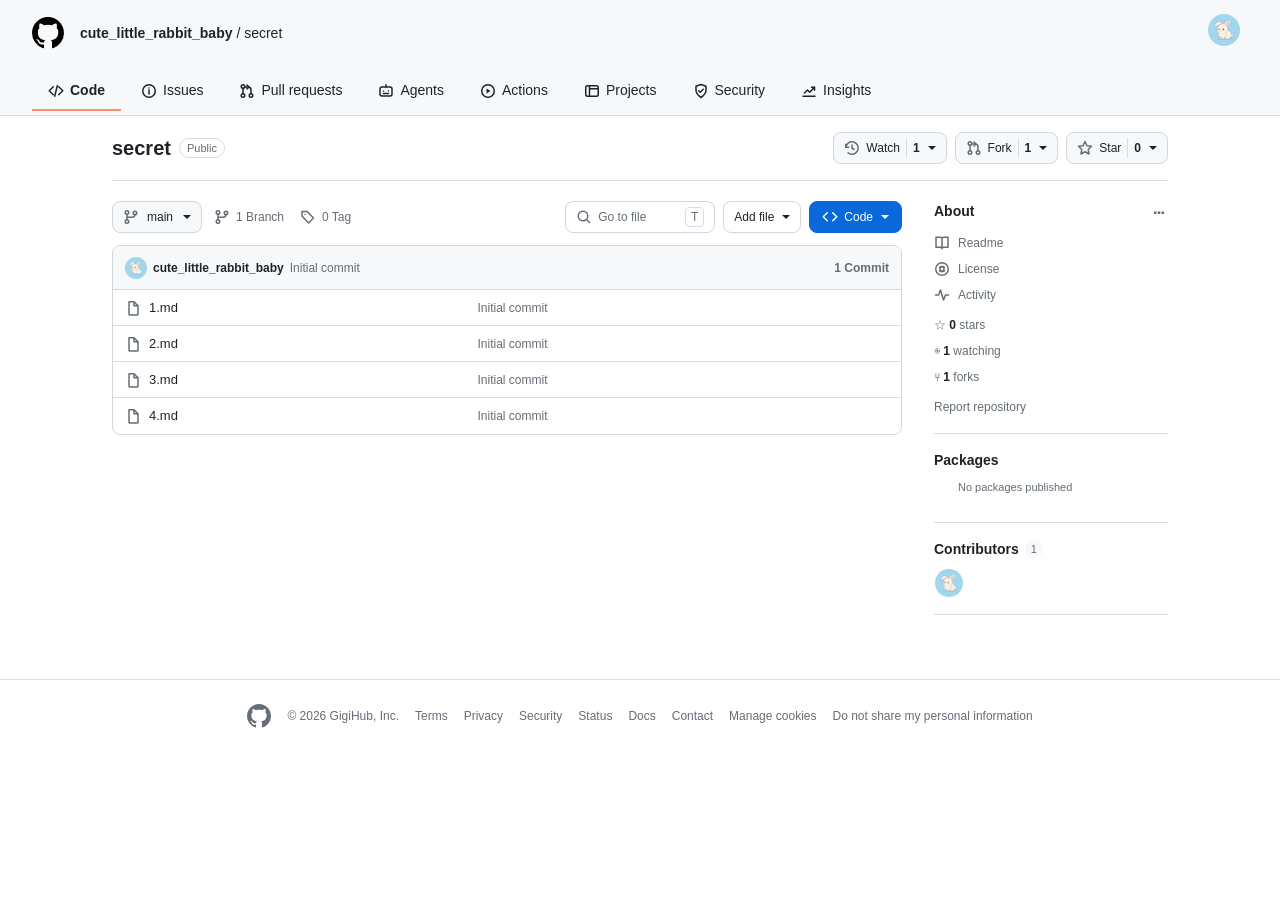
<file: repo.html>
<!DOCTYPE html>
<html lang="zh-CN">
<head>
    <meta charset="UTF-8">
    <meta name="viewport" content="width=device-width,initial-scale=1">
    <title>cute_little_rabbit_baby/secret</title>
    <link rel="icon" type="image/svg+xml" href="assets/img/github-icon.svg">
    <link rel="stylesheet" href="assets/css/style.css">
</head>

<body>
    <!-- 顶部导航栏 -->
    <header class="top-nav">
        <div class="top-nav-inner">
            <!-- GitHub Logo -->
            <a href="#" class="gh-logo" aria-label="Homepage">
                <svg viewBox="0 0 16 16" width="32" height="32" fill="currentColor" aria-hidden="true">
                    <path d="M8 0c4.42 0 8 3.58 8 8a8.013 8.013 0 0 1-5.45 7.59c-.4.08-.55-.17-.55-.38 0-.27.01-1.13.01-2.2 0-.75-.25-1.23-.54-1.48 1.78-.2 3.65-.88 3.65-3.95 0-.88-.31-1.59-.82-2.15.08-.2.36-1.02-.08-2.12 0 0-.67-.22-2.2.82-.64-.18-1.32-.27-2-.27-.68 0-1.36.09-2 .27-1.53-1.03-2.2-.82-2.2-.82-.44 1.1-.16 1.92-.08 2.12-.51.56-.82 1.28-.82 2.15 0 3.06 1.86 3.75 3.64 3.95-.23.2-.44.55-.51 1.07-.46.21-1.61.55-2.33-.66-.15-.24-.6-.83-1.23-.82-.67.01-.27.38.01.53.34.19.73.9.82 1.13.16.45.68 1.31 2.69.94 0 .67.01 1.3.01 1.49 0 .21-.15.45-.55.38A7.995 7.995 0 0 1 0 8c0-4.42 3.58-8 8-8Z"></path>
                </svg>
            </a>
            <p><a class="repo-owner-link" href="index.html">cute_little_rabbit_baby</a> / secret</p>
            <div class="avatar-container">
                <a class="repo-avatar-link" href="index.html" aria-label="Go to homepage">
                    <div class="avatar-small" style="background-image: url('assets/img/avatar.jpg');"></div>
                </a>
            </div>

        </div>
    </header>

    <!-- 标签导航栏 -->
    <div class="tab-bar">
        <div class="tab-bar-inner">
            
            <nav class="tab-nav repo-tabs" aria-label="Repository navigation">
                <a href="#code" class="tab-item active" aria-current="page">
                    <svg viewBox="0 0 16 16" width="16" height="16" fill="none" stroke="currentColor" stroke-width="1.5" stroke-linecap="round" stroke-linejoin="round" aria-hidden="true">
                        <path d="m5.25 3.75-4 4 4 4m5.5-8 4 4-4 4M9.25 2.75l-2.5 10.5"></path>
                    </svg>
                    Code
                </a>
                <a href="#issues" class="tab-item">
                    <svg viewBox="0 0 16 16" width="16" height="16" fill="none" stroke="currentColor" stroke-width="1.5" aria-hidden="true">
                        <circle cx="8" cy="8" r="6.25"></circle>
                        <path d="M8 7v4m0-6h.01" stroke-linecap="round"></path>
                    </svg>
                    Issues
                </a>
                <a href="#pull-requests" class="tab-item">
                    <svg viewBox="0 0 16 16" width="16" height="16" fill="none" stroke="currentColor" stroke-width="1.5" stroke-linecap="round" stroke-linejoin="round" aria-hidden="true">
                        <circle cx="4" cy="3.5" r="1.75"></circle>
                        <circle cx="4" cy="12.5" r="1.75"></circle>
                        <circle cx="12" cy="12.5" r="1.75"></circle>
                        <path d="M4 5.25v5.5m8 0V7a3 3 0 0 0-3-3H6"></path>
                        <path d="m8 2 2 2-2 2"></path>
                    </svg>
                    Pull requests
                </a>
                <a href="#agents" class="tab-item">
                    <svg viewBox="0 0 16 16" width="16" height="16" fill="none" stroke="currentColor" stroke-width="1.5" stroke-linecap="round" stroke-linejoin="round" aria-hidden="true">
                        <rect x="2" y="4" width="12" height="9" rx="2"></rect>
                        <path d="M8 1.75v2.1M5.5 8h.01M10.5 8h.01M5.5 10.5h5"></path>
                    </svg>
                    Agents
                </a>
                <a href="#actions" class="tab-item">
                    <svg viewBox="0 0 16 16" width="16" height="16" fill="none" stroke="currentColor" stroke-width="1.5" stroke-linecap="round" stroke-linejoin="round" aria-hidden="true">
                        <circle cx="8" cy="8" r="6.25"></circle>
                        <path d="M6.5 5.5 10.5 8l-4 2.5z" fill="currentColor" stroke="none"></path>
                    </svg>
                    Actions
                </a>
                <a href="#projects" class="tab-item">
                    <svg viewBox="0 0 16 16" width="16" height="16" fill="none" stroke="currentColor" stroke-width="1.5" stroke-linecap="round" stroke-linejoin="round" aria-hidden="true">
                        <rect x="1.75" y="2.75" width="12.5" height="10.5" rx="1.75"></rect>
                        <path d="M5.5 2.75v10.5m0-7.5h8.75"></path>
                    </svg>
                    Projects
                </a>
                <a href="#security" class="tab-item">
                    <svg viewBox="0 0 16 16" width="16" height="16" fill="none" stroke="currentColor" stroke-width="1.5" stroke-linecap="round" stroke-linejoin="round" aria-hidden="true">
                        <path d="M8 1.5 13 3.25v4.1c0 3.15-2.1 5.35-5 7.15-2.9-1.8-5-4-5-7.15v-4.1z"></path>
                        <path d="m5.75 7.75 1.5 1.5 3-3"></path>
                    </svg>
                    Security
                </a>
                <a href="#insights" class="tab-item">
                    <svg viewBox="0 0 16 16" width="16" height="16" fill="none" stroke="currentColor" stroke-width="1.5" stroke-linecap="round" stroke-linejoin="round" aria-hidden="true">
                        <path d="M2 13.25h12M3.5 10l3-3 2.25 2.25 4.75-5"></path>
                        <path d="M10.5 4.25h3v3"></path>
                    </svg>
                    Insights
                </a>
            </nav>
        </div>
    </div>

    <!-- 仓库主体 -->
    <main class="repository-main">

        <section class="repository-heading" aria-labelledby="repository-title">
            <div class="repository-title">
                <h1 id="repository-title">secret</h1>
                <span class="repo-visibility">Public</span>
            </div>
            <div class="repository-actions" aria-label="Repository actions">
                <!-- Watch Button -->
                <button class="repo-button" type="button">
                    <svg viewBox="0 0 16 16" width="16" height="16" fill="none" stroke="currentColor" stroke-width="1.5" aria-hidden="true">
                        <path d="M1.75 8a6.25 6.25 0 1 1 1.83 4.42"></path>
                        <path d="M1.75 3.75v3.5h3.5M8 4.5v3.75l2.5 1.5"></path>
                    </svg>
                    Watch <span class="repo-button-count">1</span>
                    <span class="repo-button-caret" aria-hidden="true"></span>
                </button>
                <!-- Fork Button -->
                <button class="repo-button" type="button">
                    <svg viewBox="0 0 16 16" width="16" height="16" fill="none" stroke="currentColor" stroke-width="1.5" stroke-linecap="round" stroke-linejoin="round" aria-hidden="true">
                        <circle cx="4" cy="3.5" r="1.75"></circle>
                        <circle cx="4" cy="12.5" r="1.75"></circle>
                        <circle cx="12" cy="12.5" r="1.75"></circle>
                        <path d="M4 5.25v5.5m8 0V7a3 3 0 0 0-3-3H6"></path>
                        <path d="m8 2 2 2-2 2"></path>
                    </svg>
                    Fork <span class="repo-button-count">1</span>
                    <span class="repo-button-caret" aria-hidden="true"></span>
                </button>
                <!-- Star Button -->
                <button class="repo-button" type="button">
                    <svg viewBox="0 0 16 16" width="16" height="16" fill="none" stroke="currentColor" stroke-width="1.5" stroke-linecap="round" stroke-linejoin="round" aria-hidden="true">
                        <path d="m8 1.5 2 4.25 4.5.55-3.3 3.2.85 4.5L8 11.75l-4.05 2.25.85-4.5-3.3-3.2L6 5.75z"></path>
                    </svg>
                    Star <span class="repo-button-count">0</span>
                    <span class="repo-button-caret" aria-hidden="true"></span>
                </button>
            </div>
        </section>

        <div class="repository-layout">
            <section class="repository-code" aria-label="Repository files">

                <div class="repository-toolbar">
                    <button class="repo-button branch-button" type="button">
                        <svg viewBox="0 0 16 16" width="16" height="16" fill="none" stroke="currentColor" stroke-width="1.5" stroke-linecap="round" stroke-linejoin="round" aria-hidden="true">
                            <circle cx="4" cy="3.5" r="1.75"></circle>
                            <circle cx="4" cy="12.5" r="1.75"></circle>
                            <circle cx="12" cy="4" r="1.75"></circle>
                            <path d="M4 5.25v5.5m8-5.5a3 3 0 0 1-3 3H4"></path>
                        </svg>
                        main
                        <span class="repo-button-caret" aria-hidden="true"></span>
                    </button>
                    <a class="repo-toolbar-link" href="#branches">
                        <svg viewBox="0 0 16 16" width="16" height="16" fill="none" stroke="currentColor" stroke-width="1.5" stroke-linecap="round" stroke-linejoin="round" aria-hidden="true">
                            <circle cx="4" cy="3.5" r="1.75"></circle>
                            <circle cx="4" cy="12.5" r="1.75"></circle>
                            <circle cx="12" cy="4" r="1.75"></circle>
                            <path d="M4 5.25v5.5m8-5.5a3 3 0 0 1-3 3H4"></path>
                        </svg>
                        1 Branch
                    </a>
                    <a class="repo-toolbar-link" href="#tags">
                        <svg viewBox="0 0 16 16" width="16" height="16" fill="none" stroke="currentColor" stroke-width="1.5" stroke-linejoin="round" aria-hidden="true">
                            <path d="M2 2.5h5l6.5 6.5-5 5L2 7z"></path>
                            <circle cx="5" cy="5.25" r=".75" fill="currentColor" stroke="none"></circle>
                        </svg>
                        0 Tag
                    </a>
                    <div class="repository-toolbar-spacer"></div>
                    <button class="repo-button go-to-file" type="button">
                        <svg viewBox="0 0 16 16" width="16" height="16" fill="none" stroke="currentColor" stroke-width="1.5" aria-hidden="true">
                            <circle cx="7" cy="7" r="4.75"></circle>
                            <path d="m10.5 10.5 3 3" stroke-linecap="round"></path>
                        </svg>
                        Go to file
                        <kbd>T</kbd>
                    </button>
                    <button class="repo-button add-file-button" type="button">Add file <span class="repo-button-caret" aria-hidden="true"></span></button>
                    <button class="repo-button code-button" type="button">
                        <svg viewBox="0 0 16 16" width="16" height="16" fill="none" stroke="currentColor" stroke-width="1.5" stroke-linecap="round" stroke-linejoin="round" aria-hidden="true">
                            <path d="m5.25 3.75-4 4 4 4m5.5-8 4 4-4 4"></path>
                        </svg>
                        Code <span class="repo-button-caret" aria-hidden="true"></span>
                    </button>
                </div>

                <div class="file-list">
                    <div class="latest-commit">
                        <div class="commit-author">
                            <a class="repo-avatar-link" href="index.html" aria-label="Go to homepage">
                                <img class="commit-avatar" src="assets/img/avatar.jpg" alt="" aria-hidden="true">
                            </a>
                            <strong><a class="repo-owner-link" href="index.html">cute_little_rabbit_baby</a></strong>
                            <span>Initial commit</span>
                        </div>
                        <div class="commit-details">
                            <a href="#commits">1 Commit</a>
                        </div>
                    </div>

                    <!-- 在这里开始编辑具体的文件！ -->
                    <!-- <a class="file-row" href="#assets">
                        <span class="file-name"><svg viewBox="0 0 16 16" width="16" height="16" fill="currentColor" aria-hidden="true"><path d="M1.75 2A1.75 1.75 0 0 0 0 3.75v8.5C0 13.216.784 14 1.75 14h12.5A1.75 1.75 0 0 0 16 12.25v-7.5A1.75 1.75 0 0 0 14.25 3h-6.5l-1.5-1z"></path></svg>assets</span>
                        <span class="file-message">Add image assets</span>
                        <time>3 days ago</time>
                    </a>
                    <a class="file-row" href="#css">
                        <span class="file-name"><svg viewBox="0 0 16 16" width="16" height="16" fill="currentColor" aria-hidden="true"><path d="M1.75 2A1.75 1.75 0 0 0 0 3.75v8.5C0 13.216.784 14 1.75 14h12.5A1.75 1.75 0 0 0 16 12.25v-7.5A1.75 1.75 0 0 0 14.25 3h-6.5l-1.5-1z"></path></svg>css</span>
                        <span class="file-message">Tweak page styles</span>
                        <time>3 days ago</time>
                    </a>
                    <a class="file-row" href="#js">
                        <span class="file-name"><svg viewBox="0 0 16 16" width="16" height="16" fill="currentColor" aria-hidden="true"><path d="M1.75 2A1.75 1.75 0 0 0 0 3.75v8.5C0 13.216.784 14 1.75 14h12.5A1.75 1.75 0 0 0 16 12.25v-7.5A1.75 1.75 0 0 0 14.25 3h-6.5l-1.5-1z"></path></svg>js</span>
                        <span class="file-message">Add repository interactions</span>
                        <time>4 days ago</time>
                    </a> -->
                    <a class="file-row" href="documents.html?file=1.md">
                        <span class="file-name"><svg viewBox="0 0 16 16" width="16" height="16" fill="none" stroke="currentColor" stroke-width="1.5" stroke-linejoin="round" aria-hidden="true"><path d="M4 1.75h5l4 4v8.5a.75.75 0 0 1-.75.75h-7.5a.75.75 0 0 1-.75-.75z"></path><path d="M9 1.75v4h4"></path></svg>1.md</span>
                        <span class="file-message">Initial commit</span>
                    </a>

                    <a class="file-row" href="documents.html?file=2.md">
                        <span class="file-name"><svg viewBox="0 0 16 16" width="16" height="16" fill="none" stroke="currentColor" stroke-width="1.5" stroke-linejoin="round" aria-hidden="true"><path d="M4 1.75h5l4 4v8.5a.75.75 0 0 1-.75.75h-7.5a.75.75 0 0 1-.75-.75z"></path><path d="M9 1.75v4h4"></path></svg>2.md</span>
                        <span class="file-message">Initial commit</span>
                    </a>

                    <a class="file-row" href="documents.html?file=3.md">
                        <span class="file-name"><svg viewBox="0 0 16 16" width="16" height="16" fill="none" stroke="currentColor" stroke-width="1.5" stroke-linejoin="round" aria-hidden="true"><path d="M4 1.75h5l4 4v8.5a.75.75 0 0 1-.75.75h-7.5a.75.75 0 0 1-.75-.75z"></path><path d="M9 1.75v4h4"></path></svg>3.md</span>
                        <span class="file-message">Initial commit</span>
                    </a>

                    <a class="file-row" href="documents.html?file=4.md">
                        <span class="file-name"><svg viewBox="0 0 16 16" width="16" height="16" fill="none" stroke="currentColor" stroke-width="1.5" stroke-linejoin="round" aria-hidden="true"><path d="M4 1.75h5l4 4v8.5a.75.75 0 0 1-.75.75h-7.5a.75.75 0 0 1-.75-.75z"></path><path d="M9 1.75v4h4"></path></svg>4.md</span>
                        <span class="file-message">Initial commit</span>
                    </a>
                </div>
            </section>

            <aside class="repository-about">
                <section class="about-section">
                    <h2>About <button class="icon-button" type="button" aria-label="Edit repository description">⋯</button></h2>
                    <p class="about-description"></p>
                    <a class="about-link" href="#readme">
                        <svg viewBox="0 0 16 16" width="16" height="16" fill="none" stroke="currentColor" stroke-width="1.5" stroke-linejoin="round" aria-hidden="true">
                            <path d="M2 2.25h4.5A1.5 1.5 0 0 1 8 3.75v10a1.5 1.5 0 0 0-1.5-1.5H2zM14 2.25H9.5A1.5 1.5 0 0 0 8 3.75v10a1.5 1.5 0 0 1 1.5-1.5H14z"></path>
                        </svg>
                        Readme
                    </a>
                    <a class="about-link" href="#license">
                        <svg viewBox="0 0 16 16" width="16" height="16" fill="none" stroke="currentColor" stroke-width="1.5" stroke-linecap="round" aria-hidden="true">
                            <circle cx="8" cy="8" r="6.25"></circle>
                            <path d="M5.5 6.5a2.5 2.5 0 1 1 0 3m5-3a2.5 2.5 0 1 0 0 3"></path>
                        </svg>
                        License
                    </a>
                    <a class="about-link" href="#activity">
                        <svg viewBox="0 0 16 16" width="16" height="16" fill="none" stroke="currentColor" stroke-width="1.5" stroke-linecap="round" stroke-linejoin="round" aria-hidden="true">
                            <path d="M1.5 8h3l2-5 3 10 2-5h3"></path>
                        </svg>
                        Activity
                    </a>
                    <div class="about-stats">
                        <a href="#stars">☆ <strong>0</strong> stars</a>
                        <a href="#watchers">◉ <strong>1</strong> watching</a>
                        <a href="#forks">⑂ <strong>1</strong> forks</a>
                    </div>
                    <a class="report-link" href="#report">Report repository</a>
                </section>


                <section class="about-section">
                    <h2>Packages</h2>
                    <p class="about-muted">No packages published</p>
                </section>

                <section class="about-section contributors-section">
                    <h2>Contributors <span class="about-count">1</span></h2>
                    <div class="contributor-avatars" aria-label="Repository contributors">
                        <a class="repo-avatar-link" href="index.html" aria-label="Go to homepage">
                            <img src="assets/img/avatar.jpg" alt="cute_little_rabbit_baby">
                        </a>
                    </div>
                </section>
            </aside>
        </div>
    </main>

    <footer class="site-footer">
        <div class="footer-inner">
            <span class="footer-gh">
                <svg viewBox="0 0 16 16" width="24" height="24" fill="currentColor" aria-hidden="true">
                    <path d="M8 0c4.42 0 8 3.58 8 8a8.013 8.013 0 0 1-5.45 7.59c-.4.08-.55-.17-.55-.38 0-.27.01-1.13.01-2.2 0-.75-.25-1.23-.54-1.48 1.78-.2 3.65-.88 3.65-3.95 0-.88-.31-1.59-.82-2.15.08-.2.36-1.02-.08-2.12 0 0-.67-.22-2.2.82-.64-.18-1.32-.27-2-.27-.68 0-1.36.09-2 .27-1.53-1.03-2.2-.82-2.2-.82-.44 1.1-.16 1.92-.08 2.12-.51.56-.82 1.28-.82 2.15 0 3.06 1.86 3.75 3.64 3.95-.23.2-.44.55-.51 1.07-.46.21-1.61.55-2.33-.66-.15-.24-.6-.83-1.23-.82-.67.01-.27.38.01.53.34.19.73.9.82 1.13.16.45.68 1.31 2.69.94 0 .67.01 1.3.01 1.49 0 .21-.15.45-.55.38A7.995 7.995 0 0 1 0 8c0-4.42 3.58-8 8-8Z"></path>
                </svg>
            </span>
            <div class="footer-links">
                <span class="footer-copy">© 2026 GigiHub, Inc.</span>
                <a href="#">Terms</a>
                <a href="#">Privacy</a>
                <a href="#">Security</a>
                <a href="#">Status</a>
                <a href="#">Docs</a>
                <a href="#">Contact</a>
                <a href="#">Manage cookies</a>
                <a href="#">Do not share my personal information</a>
            </div>
        </div>
    </footer>
</body>
</html>
</file>
<file: assets/css/style.css>
/* ========================================
   GitHub Profile 风格主题变量
   ======================================== */
:root {
    /* 颜色 */
    --bg-canvas: #ffffff;
    --bg-subtle: #f6f8fa;
    --bg-muted: #f6f8fa;
    --border-default: #d0d7de;
    --border-muted: #d8dee4;
    --text-primary: #1f2328;
    --text-secondary: #656d76;
    --text-muted: #6e7781;
    --link-color: #0969da;
    --link-hover: #0550ae;
    --accent-primary: #0969da;
    --btn-primary-bg: #1f883d;
    --btn-primary-hover: #1a7f37;
    --btn-secondary-bg: #f6f8fa;
    --btn-secondary-border: #d0d7de;
    --btn-secondary-hover: #f3f4f6;
    --tab-active-border: #fd8c73;
    --repo-card-border: #d0d7de;
    --repo-card-hover: #f6f8fa;
    --star-color: #bf8700;

    /* 圆角 */
    --radius-sm: 6px;
    --radius-md: 8px;
    --radius-lg: 12px;
    --radius-full: 9999px;

    /* 阴影 */
    --shadow-sm: 0 1px 0 rgba(27, 31, 36, 0.04);
    --shadow-md: 0 3px 6px rgba(140, 149, 159, 0.15);
    --shadow-lg: 0 8px 24px rgba(140, 149, 159, 0.2);

    /* 字体 */
    --font-sans: -apple-system, BlinkMacSystemFont, "Segoe UI", "Noto Sans", Helvetica, Arial, sans-serif;
    --font-mono: ui-monospace, SFMono-Regular, "SF Mono", Menlo, Consolas, "Liberation Mono", monospace;

    /* 布局 */
    --max-width: 1280px;
    --sidebar-width: 296px;
}

/* ========================================
   Reset & 基础样式
   ======================================== */
*, *::before, *::after {
    box-sizing: border-box;
    margin: 0;
    padding: 0;
}

html {
    font-size: 16px;
    -webkit-font-smoothing: antialiased;
    -moz-osx-font-smoothing: grayscale;
}

body {
    font-family: var(--font-sans);
    color: var(--text-primary);
    background-color: var(--bg-canvas);
    line-height: 1.5;
    font-size: 14px;
}

a {
    color: var(--link-color);
    text-decoration: none;
    transition: color 0.15s ease;
}

a:hover {
    color: var(--link-hover);
    text-decoration: underline;
}

svg {
    display: inline-block;
    vertical-align: middle;
    fill: currentColor;
}

p{
    color: var(--text-primary);
}

/* ========================================
   顶部导航栏
   ======================================== */
.top-nav {
    background-color: var(--bg-subtle);
    color: #ffffff;
    position: sticky;
    top: 0;
    z-index: 100;
    border-bottom: 1px solid rgba(255, 255, 255, 0.1);
}

.top-nav-inner {
    margin: 0 auto;
    padding: 14px 32px;
    display: flex;
    align-items: center;
    gap: 16px;
}

.gh-logo {
    color: black;
    display: flex;
    align-items: center;
    flex-shrink: 0;
    transition: opacity 0.15s ease;
}

.gh-logo:hover {
    opacity: 0.8;
    text-decoration: none;
}

.top-nav-links {
    display: flex;
    gap: 16px;
    flex-shrink: 0;
}

.top-nav-links a {
    color: #ffffff;
    font-size: 14px;
    font-weight: 500;
    padding: 4px 0;
    transition: opacity 0.15s ease;
}

.top-nav-links a:hover {
    opacity: 0.75;
    text-decoration: none;
    color: #ffffff;
}

/* ========================================
   标签导航栏
   ======================================== */
.tab-bar {
    background-color: var(--bg-subtle);
    border-bottom: 1px solid var(--border-muted);
    position: sticky;
    top: 56px;
    z-index: 99;
}

.tab-bar-inner {
    margin: 0 auto;
    padding: 0 32px;
    display: flex;
    align-items: center;
    gap: 8px;
    min-height: 48px;
}

.avatar-container {
    margin-right: 8px;
}

.top-nav-inner .avatar-container {
    margin-left: auto;
}

.repo-avatar-link {
    display: inline-flex;
    align-items: center;
    flex-shrink: 0;
    line-height: 0;
}

.repo-owner-link {
    color: inherit;
    font-weight: 600;
}

.repo-owner-link:hover {
    color: var(--link-color);
    text-decoration: underline;
}

.avatar-small {
    width: 32px;
    height: 32px;
    border-radius: var(--radius-full);
    background-color: var(--bg-subtle);
    background-size: cover;
    background-position: center;
    flex-shrink: 0;
}

.tab-nav {
    display: flex;
    gap: 4px;
    flex: 1;
}

.repo-tabs svg {
    fill: none;
}

.tab-item {
    display: inline-flex;
    align-items: center;
    gap: 6px;
    padding: 8px 16px;
    color: var(--text-primary);
    font-size: 14px;
    font-weight: 500;
    border-bottom: 2px solid transparent;
    margin-bottom: -1px;
    transition: color 0.15s ease, border-color 0.15s ease, background-color 0.15s ease;
}

.tab-item:hover {
    color: var(--text-primary);
    background-color: var(--bg-subtle);
    text-decoration: none;
}

.tab-item.active {
    border-bottom-color: var(--tab-active-border);
    font-weight: 600;
}

.tab-count {
    display: inline-block;
    min-width: 20px;
    height: 20px;
    line-height: 20px;
    text-align: center;
    padding: 0 6px;
    font-size: 12px;
    font-weight: 500;
    background-color: rgba(175, 184, 193, 0.2);
    border-radius: var(--radius-full);
    color: var(--text-secondary);
}

/* ========================================
   主体布局
   ======================================== */
.profile-main {
    background-color: var(--bg-canvas);
    padding: 24px 0;
}

.profile-container {
    max-width: var(--max-width);
    margin: 0 auto;
    padding: 0 32px;
    display: grid;
    grid-template-columns: var(--sidebar-width) 1fr;
    gap: 32px;
    align-items: start;
}

/* ========================================
   左侧边栏 - 个人信息
   ======================================== */
.profile-sidebar {
    position: sticky;
    top: 104px;
}

.avatar-wrapper {
    margin-bottom: 16px;
}

.avatar-large {
    width: 296px;
    height: 296px;
    border-radius: 50%;
    background-color: var(--bg-subtle);
    background-size: cover;
    background-position: center;
    border: 1px solid var(--border-muted);
}

.profile-info {
    margin-bottom: 8px;
}

.profile-name {
    font-size: 24px;
    font-weight: 600;
    color: var(--text-primary);
    line-height: 1.25;
}

.profile-login {
    font-size: 20px;
    font-weight: 300;
    color: var(--text-secondary);
    line-height: 1.25;
}

.profile-bio {
    font-size: 16px;
    margin: 16px 0;
    line-height: 1.5;
}

.profile-actions {
    margin-bottom: 16px;
}

.btn-edit {
    width: 100%;
    padding: 5px 16px;
    font-size: 14px;
    font-weight: 500;
    color: var(--text-primary);
    background-color: var(--btn-secondary-bg);
    border: 1px solid var(--btn-secondary-border);
    border-radius: var(--radius-sm);
    cursor: pointer;
    font-family: var(--font-sans);
    transition: background-color 0.15s ease, border-color 0.15s ease;
}

.btn-edit:hover {
    background-color: var(--btn-secondary-hover);
    border-color: var(--border-default);
}

.profile-stats {
    display: flex;
    align-items: center;
    gap: 4px;
    padding-bottom: 16px;
    border-bottom: 1px solid var(--border-muted);
    margin-bottom: 16px;
    font-size: 14px;
    color: var(--text-secondary);
}

.stat-item {
    display: inline-flex;
    align-items: center;
    gap: 4px;
}

.stat-item strong {
    color: var(--text-primary);
    font-weight: 600;
}

.stat-dot {
    color: var(--text-muted);
}

/* ========================================
   右侧主内容 - Pinned Repositories
   ======================================== */
.pinned-section {
    background-color: var(--bg-canvas);
}

.pinned-header {
    display: flex;
    justify-content: space-between;
    align-items: center;
    margin-bottom: 16px;
}

.pinned-header h2 {
    font-size: 16px;
    font-weight: 600;
    color: var(--text-primary);
}

.pinned-repos {
    display: grid;
    grid-template-columns: repeat(2, 1fr);
    gap: 16px;
}

/* Repository 卡片 */
.repo-card {
    background-color: var(--bg-canvas);
    border: 1px solid var(--repo-card-border);
    border-radius: var(--radius-md);
    padding: 16px;
    transition: border-color 0.15s ease;
    display: flex;
    flex-direction: column;
    min-height: 148px;
}

.repo-card:hover {
    border-color: var(--link-color);
}

.repo-card-header {
    display: flex;
    align-items: center;
    gap: 8px;
    margin-bottom: 8px;
}

.repo-card-header svg {
    color: var(--text-secondary);
    flex-shrink: 0;
}

.repo-name {
    font-size: 14px;
    font-weight: 600;
    color: var(--link-color);
    word-break: break-all;
}

.repo-name:hover {
    text-decoration: underline;
}

.repo-visibility {
    font-size: 11px;
    font-weight: 500;
    color: var(--text-secondary);
    border: 1px solid var(--border-muted);
    border-radius: var(--radius-full);
    padding: 1px 7px;
    line-height: 16px;
    margin-left: auto;
    flex-shrink: 0;
}

.repo-desc {
    font-size: 13px;
    color: var(--text-secondary);
    line-height: 1.5;
    margin-bottom: 16px;
    flex: 1;
    display: -webkit-box;
    -webkit-line-clamp: 2;
    -webkit-box-orient: vertical;
    overflow: hidden;
}

.repo-meta {
    display: flex;
    align-items: center;
    gap: 16px;
    font-size: 12px;
    color: var(--text-secondary);
    margin-top: auto;
}

.repo-stars,
.repo-forks {
    display: inline-flex;
    align-items: center;
    gap: 4px;
}

.repo-stars svg,
.repo-forks svg {
    color: var(--text-secondary);
}

.lang-color {
    display: inline-block;
    width: 12px;
    height: 12px;
    border-radius: var(--radius-full);
    flex-shrink: 0;
}

.repo-stars:hover,
.repo-forks:hover {
    color: var(--link-color);
    cursor: pointer;
}

.repo-stars:hover svg,
.repo-forks:hover svg {
    color: var(--link-color);
}

/* ========================================
   Repository page
   ======================================== */
.repository-main {
    max-width: 1120px;
    margin: 0 auto;
    padding: 16px 32px 48px;
}

.repository-heading {
    display: flex;
    align-items: center;
    justify-content: space-between;
    gap: 20px;
    padding-bottom: 16px;
    margin-bottom: 20px;
    border-bottom: 1px solid var(--border-muted);
}

.repository-title {
    display: flex;
    align-items: center;
    gap: 8px;
    min-width: 0;
}

.repository-title h1 {
    font-size: 20px;
    font-weight: 600;
    line-height: 1.4;
}

.repository-title .repo-visibility {
    margin-left: 0;
}

.repository-actions {
    display: flex;
    gap: 8px;
    flex-shrink: 0;
}

.repo-button {
    display: inline-flex;
    align-items: center;
    justify-content: center;
    gap: 6px;
    min-height: 32px;
    padding: 5px 10px;
    color: var(--text-primary);
    background: var(--bg-subtle);
    border: 1px solid var(--border-default);
    border-radius: var(--radius-md);
    font: inherit;
    font-size: 12px;
    font-weight: 500;
    line-height: 20px;
    white-space: nowrap;
    cursor: pointer;
}

.repo-button:hover {
    background: var(--btn-secondary-hover);
}

.repo-button svg,
.repo-toolbar-link svg,
.about-link svg,
.release-link svg {
    flex-shrink: 0;
    color: var(--text-secondary);
}

.repo-button-count {
    padding-left: 6px;
    border-left: 1px solid var(--border-muted);
    font-weight: 600;
}

.repo-button-caret {
    width: 0;
    height: 0;
    margin-left: 2px;
    border-top: 4px solid currentColor;
    border-right: 4px solid transparent;
    border-left: 4px solid transparent;
}

.repository-layout {
    display: grid;
    grid-template-columns: minmax(0, 1fr) 234px;
    align-items: start;
    gap: 32px;
}

.repository-code {
    min-width: 0;
}

.repository-main svg[fill="none"] {
    fill: none;
}

.repository-toolbar {
    display: flex;
    align-items: center;
    gap: 8px;
    margin-bottom: 12px;
}

.branch-button {
    min-width: 90px;
    justify-content: space-between;
}

.repo-toolbar-link {
    display: inline-flex;
    align-items: center;
    gap: 6px;
    padding: 6px 4px;
    color: var(--text-secondary);
    font-size: 12px;
    white-space: nowrap;
}

.repo-toolbar-link:hover,
.about-link:hover,
.report-link:hover,
.release-link:hover {
    color: var(--link-color);
    text-decoration: none;
}

.repository-toolbar-spacer {
    flex: 1;
}

.go-to-file {
    min-width: 150px;
    justify-content: flex-start;
    color: var(--text-secondary);
    background: var(--bg-canvas);
}

.go-to-file kbd {
    margin-left: auto;
    padding: 0 5px;
    border: 1px solid var(--border-muted);
    border-radius: 4px;
    background: var(--bg-canvas);
    font: inherit;
    line-height: 18px;
}

.add-file-button {
    background: var(--bg-canvas);
}

.code-button {
    padding-right: 12px;
    padding-left: 12px;
    color: #ffffff;
    background: var(--accent-primary);
    border-color: var(--accent-primary);
}

.code-button:hover {
    color: #ffffff;
    background: var(--link-hover);
}

.code-button svg {
    color: inherit;
}

.file-list {
    overflow: hidden;
    border: 1px solid var(--border-default);
    border-radius: var(--radius-md);
}

.latest-commit,
.file-row {
    display: grid;
    grid-template-columns: minmax(180px, 1.1fr) minmax(120px, 1fr) 90px;
    align-items: center;
    gap: 12px;
    min-height: 36px;
    padding: 7px 12px;
}

.latest-commit {
    grid-template-columns: minmax(0, 1fr) auto;
    min-height: 44px;
    background: var(--bg-subtle);
    border-bottom: 1px solid var(--border-default);
    font-size: 12px;
}

.commit-author,
.commit-details {
    display: flex;
    align-items: center;
    gap: 6px;
    min-width: 0;
}

.commit-author {
    overflow: hidden;
    white-space: nowrap;
}

.commit-author strong {
    flex-shrink: 0;
    font-weight: 600;
}

.commit-author > span:last-child {
    overflow: hidden;
    color: var(--text-secondary);
    text-overflow: ellipsis;
}

.commit-avatar {
    display: block;
    width: 22px;
    height: 22px;
    flex-shrink: 0;
    border-radius: 50%;
    object-fit: cover;
}

.commit-details {
    color: var(--text-secondary);
    white-space: nowrap;
}

.commit-hash {
    color: var(--text-muted);
    font-family: var(--font-mono);
}

.commit-details a {
    margin-left: 4px;
    color: var(--text-secondary);
    font-weight: 600;
}

.file-row {
    color: var(--text-secondary);
    border-bottom: 1px solid var(--border-muted);
    font-size: 12px;
}

.file-row:last-child {
    border-bottom: 0;
}

.file-row:hover {
    background: var(--bg-subtle);
    text-decoration: none;
}

.file-name {
    display: inline-flex;
    align-items: center;
    gap: 8px;
    min-width: 0;
    color: var(--text-primary);
    font-size: 13px;
}

.file-name svg {
    flex-shrink: 0;
    color: #54aeff;
}

.file-name svg[fill="none"] {
    color: var(--text-secondary);
}

.file-message {
    overflow: hidden;
    color: var(--text-secondary);
    text-overflow: ellipsis;
    white-space: nowrap;
}

.file-row time {
    color: var(--text-secondary);
    text-align: right;
    white-space: nowrap;
}

.repository-about {
    min-width: 0;
}

.about-section {
    padding: 0 0 16px;
    margin-bottom: 16px;
    border-bottom: 1px solid var(--border-muted);
}

.about-section h2 {
    display: flex;
    align-items: center;
    gap: 6px;
    margin-bottom: 8px;
    font-size: 14px;
    font-weight: 600;
}

.icon-button {
    margin-left: auto;
    padding: 0 4px;
    color: var(--text-secondary);
    background: transparent;
    border: 0;
    font-size: 20px;
    line-height: 1;
    cursor: pointer;
}

.about-description {
    margin-bottom: 12px;
    color: var(--text-secondary);
    font-size: 13px;
    line-height: 1.5;
}

.about-link,
.release-link {
    display: flex;
    align-items: center;
    gap: 8px;
    margin: 8px 0;
    color: var(--text-secondary);
    font-size: 12px;
}

.about-stats {
    display: grid;
    gap: 8px;
    margin-top: 12px;
}

.about-stats a,
.report-link {
    color: var(--text-secondary);
    font-size: 12px;
}

.about-stats a:first-letter {
    color: var(--text-muted);
}

.about-stats strong {
    color: var(--text-primary);
}

.report-link {
    display: inline-block;
    margin-top: 12px;
}

.about-section .about-count {
    padding: 1px 6px;
    border-radius: var(--radius-full);
    background: var(--bg-subtle);
    color: var(--text-secondary);
    font-size: 11px;
    font-weight: 500;
}

.release-link {
    color: var(--text-primary);
    font-weight: 500;
}

.latest-badge {
    padding: 0 6px;
    border: 1px solid var(--link-color);
    border-radius: var(--radius-full);
    color: var(--link-color);
    font-size: 10px;
    font-weight: 500;
}

.about-muted {
    margin: 4px 0 10px 24px;
    color: var(--text-secondary);
    font-size: 11px;
}

.all-releases-link {
    display: inline-block;
    margin: 4px 0 0 24px;
    font-size: 11px;
}

.contributor-avatars {
    display: flex;
    gap: 6px;
}

.contributor-avatars img {
    display: block;
    width: 30px;
    height: 30px;
    border: 1px solid var(--bg-canvas);
    border-radius: 50%;
    object-fit: cover;
}

/* ========================================
   Markdown document browser
   ======================================== */
.document-browser {
    display: grid;
    grid-template-columns: 275px minmax(0, 1fr);
    min-height: calc(100vh - 104px);
    color: var(--text-primary);
    background: var(--bg-canvas);
}

.document-browser svg[fill="none"] {
    fill: none;
}

.document-sidebar {
    min-width: 0;
    padding: 14px 14px 24px;
    border-right: 1px solid var(--border-default);
    background: var(--bg-canvas);
}

.document-sidebar-heading {
    display: flex;
    align-items: center;
    gap: 8px;
    height: 28px;
    margin-bottom: 12px;
    padding: 0 6px;
    font-size: 14px;
}

.document-sidebar-heading svg {
    color: var(--text-secondary);
}

.document-branch-button,
.document-search {
    display: flex;
    align-items: center;
    width: 100%;
    height: 32px;
    gap: 8px;
    padding: 0 8px;
    border: 1px solid var(--border-default);
    border-radius: var(--radius-md);
    color: var(--text-secondary);
    background: var(--bg-subtle);
    font: inherit;
    font-size: 12px;
}

.document-branch-button {
    margin-bottom: 8px;
    cursor: pointer;
}

.document-branch-button span:nth-child(2) {
    flex: 1;
    color: var(--text-primary);
    text-align: left;
}

.document-caret {
    width: 0;
    height: 0;
    border-top: 4px solid currentColor;
    border-right: 4px solid transparent;
    border-left: 4px solid transparent;
}

.document-search {
    margin-bottom: 12px;
    background: var(--bg-canvas);
}

.document-search svg {
    flex-shrink: 0;
}

.document-search input {
    width: 100%;
    min-width: 0;
    padding: 0;
    border: 0;
    outline: 0;
    color: var(--text-primary);
    background: transparent;
    font: inherit;
}

.document-search input::placeholder {
    color: var(--text-secondary);
}

.document-search kbd {
    flex-shrink: 0;
    padding: 0 5px;
    border: 1px solid var(--border-muted);
    border-radius: 4px;
    font: inherit;
    line-height: 18px;
}

.document-file-nav {
    display: grid;
    gap: 2px;
}

.document-file-button {
    position: relative;
    display: flex;
    align-items: center;
    min-width: 0;
    min-height: 32px;
    gap: 8px;
    padding: 5px 8px 5px 20px;
    border: 0;
    border-radius: var(--radius-md);
    color: var(--text-primary);
    background: transparent;
    font: inherit;
    font-size: 13px;
    text-align: left;
    cursor: pointer;
}

.document-file-button:hover {
    background: var(--bg-subtle);
}

.document-file-button svg {
    flex-shrink: 0;
    color: var(--text-secondary);
}

.document-file-button.active {
    background: var(--bg-subtle);
    font-weight: 600;
}

.document-file-button.active::before {
    position: absolute;
    top: 4px;
    bottom: 4px;
    left: 0;
    width: 3px;
    border-radius: 3px;
    background: var(--accent-primary);
    content: "";
}

.document-viewer {
    position: relative;
    min-width: 0;
    min-height: 70vh;
    padding: 12px 16px 40px;
}

.document-lock {
    position: absolute;
    z-index: 2;
    inset: 0;
    display: grid;
    place-items: center;
    padding: 24px;
    background: rgba(255, 255, 255, 0.92);
    backdrop-filter: blur(5px);
}

.document-lock[hidden] {
    display: none;
}

.document-lock-card {
    display: grid;
    width: min(100%, 360px);
    gap: 12px;
    padding: 24px;
    border: 1px solid var(--border-default);
    border-radius: var(--radius-md);
    background: var(--bg-canvas);
    box-shadow: var(--shadow-md);
}

.document-lock-card label {
    color: var(--text-primary);
    font-size: 15px;
    font-weight: 600;
    text-align: center;
}

.document-lock-card input {
    width: 100%;
    min-height: 36px;
    padding: 6px 10px;
    border: 1px solid var(--border-default);
    border-radius: var(--radius-md);
    color: var(--text-primary);
    background: var(--bg-canvas);
    font: inherit;
}

.document-lock-card input:focus {
    border-color: var(--accent-primary);
    outline: 2px solid rgba(9, 105, 218, 0.2);
}

.document-lock-card button {
    min-height: 36px;
    border: 1px solid var(--btn-primary-bg);
    border-radius: var(--radius-md);
    color: #ffffff;
    background: var(--btn-primary-bg);
    font: inherit;
    font-weight: 600;
    cursor: pointer;
}

.document-lock-card button:hover {
    background: var(--btn-primary-hover);
}

.document-lock-card p {
    min-height: 20px;
    margin: 0;
    color: #cf222e;
    font-size: 12px;
    text-align: center;
}

.document-breadcrumb {
    display: flex;
    align-items: center;
    justify-content: space-between;
    min-height: 32px;
    margin-bottom: 12px;
}

.document-path {
    display: flex;
    align-items: center;
    min-width: 0;
    gap: 8px;
    font-size: 13px;
}

.document-path a {
    font-weight: 600;
}

.document-path > span {
    color: var(--text-secondary);
}

.document-path strong {
    overflow: hidden;
    text-overflow: ellipsis;
    white-space: nowrap;
}

.document-more-button {
    width: 30px;
    height: 30px;
    border: 1px solid var(--border-default);
    border-radius: var(--radius-md);
    color: var(--text-secondary);
    background: var(--bg-subtle);
    font-size: 18px;
    line-height: 1;
}

.document-commit {
    display: flex;
    align-items: center;
    justify-content: space-between;
    min-height: 40px;
    gap: 12px;
    margin-bottom: 12px;
    padding: 6px 10px;
    border: 1px solid var(--border-muted);
    border-radius: var(--radius-md);
    background: var(--bg-subtle);
    font-size: 12px;
}

.document-commit-author,
.document-commit-meta {
    display: flex;
    align-items: center;
    min-width: 0;
    gap: 8px;
}

.document-commit-author img {
    width: 20px;
    height: 20px;
    flex-shrink: 0;
    border-radius: 50%;
    object-fit: cover;
}

.document-commit-author strong {
    flex-shrink: 0;
}

.document-commit-author span,
.document-commit-meta {
    overflow: hidden;
    color: var(--text-secondary);
    text-overflow: ellipsis;
    white-space: nowrap;
}

.document-commit-meta a {
    color: var(--text-secondary);
    font-weight: 600;
}

.document-panel {
    overflow: hidden;
    border: 1px solid var(--border-default);
    border-radius: var(--radius-md);
}

.document-toolbar {
    display: flex;
    align-items: center;
    min-height: 40px;
    gap: 10px;
    padding: 4px 8px;
    border-bottom: 1px solid var(--border-default);
    background: var(--bg-subtle);
}

.document-view-tabs,
.document-toolbar-actions {
    display: flex;
    align-items: center;
    gap: 2px;
}

.document-view-tabs button,
.document-toolbar-actions button {
    min-height: 28px;
    padding: 4px 10px;
    border: 0;
    border-radius: var(--radius-sm);
    color: var(--text-secondary);
    background: transparent;
    font: inherit;
    font-size: 12px;
    cursor: pointer;
}

.document-view-tabs button.selected {
    border: 1px solid var(--border-default);
    color: var(--text-primary);
    background: var(--bg-canvas);
    font-weight: 600;
}

.document-size {
    color: var(--text-secondary);
    font-family: var(--font-mono);
    font-size: 11px;
    white-space: nowrap;
}

.document-toolbar-actions {
    margin-left: auto;
}

.document-toolbar-actions button {
    min-width: 30px;
    padding: 3px 7px;
    border: 1px solid var(--border-muted);
    background: var(--bg-canvas);
    font-size: 16px;
    line-height: 18px;
}

.markdown-preview {
    max-width: 930px;
    margin: 0 auto;
    padding: 28px clamp(20px, 7vw, 72px) 48px;
    overflow-wrap: anywhere;
    color: var(--text-primary);
    font-size: 14px;
    line-height: 1.6;
}

.markdown-preview > :first-child {
    margin-top: 0;
}

.markdown-preview h1,
.markdown-preview h2,
.markdown-preview h3,
.markdown-preview h4,
.markdown-preview h5,
.markdown-preview h6 {
    margin: 24px 0 12px;
    font-weight: 600;
    line-height: 1.25;
}

.markdown-preview h1 {
    padding-bottom: 8px;
    border-bottom: 1px solid var(--border-muted);
    font-size: 28px;
}

.markdown-preview h2 {
    padding-bottom: 7px;
    border-bottom: 1px solid var(--border-muted);
    font-size: 22px;
}

.markdown-preview h3 {
    font-size: 18px;
}

.markdown-preview h4 {
    font-size: 16px;
}

.markdown-preview p,
.markdown-preview ul,
.markdown-preview ol,
.markdown-preview blockquote,
.markdown-preview pre {
    margin: 0 0 16px;
}

.markdown-preview ul,
.markdown-preview ol {
    padding-left: 2em;
}

.markdown-preview li + li {
    margin-top: 4px;
}

.markdown-preview blockquote {
    padding: 0 1em;
    border-left: 4px solid var(--border-default);
    color: var(--text-secondary);
}

.markdown-preview code {
    padding: 0.15em 0.35em;
    border-radius: 5px;
    background: var(--bg-subtle);
    font-family: var(--font-mono);
    font-size: 0.9em;
}

.markdown-preview pre {
    overflow: auto;
    padding: 16px;
    border-radius: var(--radius-md);
    background: var(--bg-subtle);
    line-height: 1.45;
}

.markdown-preview pre code {
    padding: 0;
    background: transparent;
    font-size: 12px;
}

.markdown-preview hr {
    height: 1px;
    margin: 24px 0;
    border: 0;
    background: var(--border-muted);
}

.markdown-preview img {
    max-width: 100%;
}

.document-loading,
.document-error {
    color: var(--text-secondary);
}

.document-error {
    margin: 0;
    padding: 16px;
    color: #cf222e;
}

.document-error:not([hidden]) {
    display: block;
}

/* ========================================
   页脚
   ======================================== */
.site-footer {
    border-top: 1px solid var(--border-muted);
    background-color: var(--bg-canvas);
    padding: 24px 0;

    align-items: center;
    display: flex;
}

.footer-inner {
    max-width: var(--max-width);
    margin: 0 auto;
    padding: 0 32px;
    display: flex;
    align-items: center;
    gap: 16px;
    font-size: 12px;
    color: var(--text-secondary);
    flex-wrap: wrap;
}

.footer-gh {
    color: var(--text-secondary);
    display: flex;
    align-items: center;
}

.footer-links {
    display: flex;
    flex-wrap: wrap;
    gap: 16px;
    flex: 1;
}

.footer-links a {
    color: var(--text-secondary);
    font-size: 12px;
}

.footer-links a:hover {
    color: var(--link-color);
}

.footer-copy {
    color: var(--text-secondary);
    font-size: 12px;
}

/* ========================================
   响应式设计
   ======================================== */
@media (max-width: 1012px) {
    .top-nav-inner {
        padding: 14px 16px;
    }

    .top-nav-links {
        display: none;
    }

    .tab-bar-inner {
        padding: 0 16px;
    }

    .profile-container {
        grid-template-columns: 1fr;
        padding: 0 16px;
        gap: 24px;
    }

    .profile-sidebar {
        position: static;
        display: flex;
        flex-direction: row;
        align-items: flex-start;
        gap: 20px;
    }

    .avatar-wrapper {
        flex-shrink: 0;
        margin-bottom: 0;
    }

    .avatar-large {
        width: 168px;
        height: 168px;
    }

    .sidebar-info {
        flex: 1;
    }

    .footer-inner {
        padding: 0 16px;
    }

    .repository-main {
        padding-right: 16px;
        padding-left: 16px;
    }
}

@media (max-width: 800px) {
    .repository-layout {
        grid-template-columns: 1fr;
        gap: 24px;
    }

    .repository-about {
        display: grid;
        grid-template-columns: repeat(2, minmax(0, 1fr));
        column-gap: 24px;
    }

    .repository-toolbar {
        flex-wrap: wrap;
    }

    .repository-toolbar-spacer {
        display: none;
    }
}

@media (max-width: 700px) {
    .document-browser {
        grid-template-columns: 190px minmax(0, 1fr);
    }

    .document-sidebar {
        padding-right: 8px;
        padding-left: 8px;
    }

    .document-file-button {
        padding-left: 12px;
    }

    .document-viewer {
        padding: 10px 10px 28px;
    }

    .document-commit {
        align-items: flex-start;
        flex-direction: column;
        gap: 4px;
    }
}

@media (max-width: 544px) {
    .top-nav-inner {
        padding: 12px 16px;
    }

    .search-box {
        display: none;
    }

    .tab-item {
        padding: 8px 10px;
        font-size: 13px;
    }

    .tab-item svg {
        display: none;
    }

    .tab-count {
        min-width: 18px;
        height: 18px;
        line-height: 18px;
        font-size: 11px;
        padding: 0 5px;
    }

    .profile-sidebar {
        flex-direction: column;
        gap: 16px;
    }

    .avatar-large {
        width: 100%;
        height: auto;
        aspect-ratio: 1 / 1;
        max-width: 200px;
    }

    .pinned-repos {
        grid-template-columns: 1fr;
    }

    .footer-links {
        gap: 12px;
    }

    .repo-tabs {
        overflow-x: auto;
    }

    .repo-tabs .tab-item {
        flex-shrink: 0;
    }

    .repository-main {
        padding: 16px 12px 32px;
    }

    .repository-heading {
        align-items: flex-start;
        flex-direction: column;
        gap: 12px;
    }

    .repository-actions {
        width: 100%;
        gap: 6px;
    }

    .repository-actions .repo-button {
        flex: 1;
        padding-right: 6px;
        padding-left: 6px;
        font-size: 11px;
    }

    .repository-toolbar {
        gap: 6px;
    }

    .repo-toolbar-link {
        padding-right: 2px;
        padding-left: 2px;
        font-size: 11px;
    }

    .go-to-file {
        min-width: 120px;
    }

    .latest-commit,
    .file-row {
        grid-template-columns: minmax(0, 1fr) auto;
        gap: 8px;
        padding-right: 8px;
        padding-left: 8px;
    }

    .commit-details {
        display: none;
    }

    .file-message {
        display: none;
    }

    .repository-about {
        grid-template-columns: 1fr;
    }

    .document-browser {
        display: block;
    }

    .document-sidebar {
        padding: 10px 12px;
        border-right: 0;
        border-bottom: 1px solid var(--border-default);
    }

    .document-sidebar-heading {
        height: 24px;
        margin-bottom: 8px;
    }

    .document-branch-button,
    .document-search {
        display: none;
    }

    .document-file-nav {
        display: flex;
        overflow-x: auto;
        gap: 4px;
    }

    .document-file-button {
        flex: 0 0 auto;
        min-height: 32px;
        padding: 5px 10px;
    }

    .document-file-button.active::before {
        top: auto;
        right: 6px;
        bottom: 0;
        left: 6px;
        width: auto;
        height: 2px;
    }

    .document-viewer {
        padding: 10px 8px 24px;
    }

    .document-commit-meta {
        padding-left: 28px;
        font-size: 11px;
    }

    .document-toolbar {
        flex-wrap: wrap;
        gap: 4px;
    }

    .document-size {
        display: none;
    }

    .markdown-preview {
        padding: 20px 16px 32px;
    }

    .markdown-preview h1 {
        font-size: 24px;
    }

    .markdown-preview h2 {
        font-size: 20px;
    }
}
</file>
